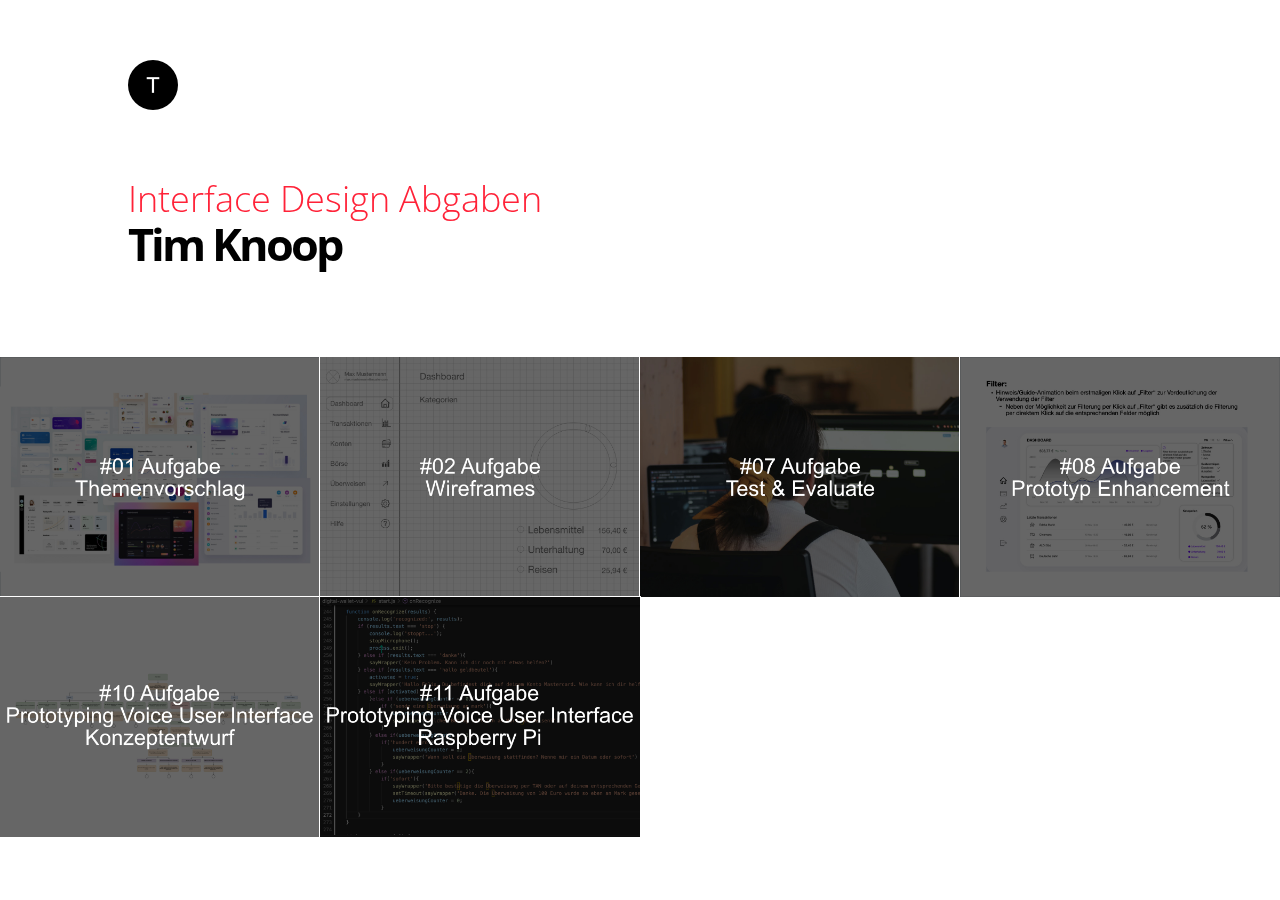
<file: index.html>
<!doctype html>
<html class="no-js" lang="">

<head>
  <meta charset="utf-8">
  <meta name="description" content="">
  <meta name="viewport" content="width=device-width, initial-scale=1">
  <title>Interface Design</title>
  <link rel="stylesheet" href="css/bootstrap.min.css">
  <link rel="stylesheet" href="css/flexslider.css">
  <link rel="stylesheet" href="css/jquery.fancybox.css">
  <link rel="stylesheet" href="//fonts.googleapis.com/css?family=Open+Sans:300,400,600,700&amp;lang=en" />
  <link rel="stylesheet" href="css/main.css">
  <link rel="stylesheet" href="css/responsive.css">
  <link rel="stylesheet" href="css/animate.min.css">
  <link rel="stylesheet" href="css/font-icon.css">
  <link rel="stylesheet" href="https://maxcdn.bootstrapcdn.com/font-awesome/4.4.0/css/font-awesome.min.css">
</head>

<body>
  <section class="banner" role="banner">
    <header id="header">
      <div class="header-content clearfix"> <a class="logo" href="index.html"><img src="images/logo.png" alt=""></a>
      </div>
    </header>
  </section>
  <section id="banner" class="banner no-padding">
    <div class="container-fluid">
      <div class="row no-gutter">
        <div class="flexslider">
          <ul class="slides">
            <li>
              <div class="col-md-12">
                <blockquote>
                  <h1>Interface Design Abgaben</h1>
                  <p>Tim Knoop</p>
                </blockquote>
              </div>
            </li>
            <li>
              <div class="col-md-12">
                <blockquote>
                  <h1>Interface Design Abgaben</h1>
                  <p>Tim Knoop</p>
                </blockquote>
              </div>
            </li>
          </ul>
        </div>
      </div>
    </div>
  </section>
  <section id="works" class="works section no-padding">
    <div class="container-fluid">
      <div class="row no-gutter">
        <div class="col-lg-3 col-md-6 col-sm-6 work"> <a href="Aufgabe01/01.html" class="work-box"> <img
              src="images/a-1_new.jpg" alt="">
            <div class="overlay">
              <div class="overlay-caption">
                <h5>Aufgabe 01</h5>
                <p><i class="fa fa-search-plus fa-2x"></i></p>
              </div>
            </div>
          </a> </div>
        <div class="col-lg-3 col-md-6 col-sm-6 work"> <a href="Aufgabe02/02.html" class="work-box"> <img
              src="images/a-2_new.jpg" alt="">
            <div class="overlay">
              <div class="overlay-caption">
                <h5>Aufgabe 02</h5>
                <p><i class="fa fa-search-plus fa-2x"></i></p>
              </div>
            </div>
          </a> </div>
        <div class="col-lg-3 col-md-6 col-sm-6 work"> <a href="Aufgabe07/07.html" class="work-box"> <img
              src="images/a-7_new.jpg" alt="">
            <div class="overlay">
              <div class="overlay-caption">
                <h5>Aufgabe 07</h5>
                <p><i class="fa fa-search-plus fa-2x"></i></p>
              </div>
            </div>
          </a> </div>
        <div class="col-lg-3 col-md-6 col-sm-6 work"> <a href="Aufgabe08/08.html" class="work-box"> <img
              src="images/a-8_new.jpg" alt="">
            <div class="overlay">
              <div class="overlay-caption">
                <h5>Aufgabe 08</h5>
                <p><i class="fa fa-search-plus fa-2x"></i></p>
              </div>
            </div>
          </a> </div>
        <div class="col-lg-3 col-md-6 col-sm-6 work"> <a href="Aufgabe10/10.html" class="work-box"> <img
              src="images/a-10_new.jpg" alt="">
            <div class="overlay">
              <div class="overlay-caption">
                <h5>Aufgabe 10</h5>
                <p><i class="fa fa-search-plus fa-2x"></i></p>
              </div>
            </div>
          </a> </div>
          <div class="col-lg-3 col-md-6 col-sm-6 work"> <a href="Aufgabe11/11.html" class="work-box"> <img
            src="images/a-11_new.jpg" alt="">
          <div class="overlay">
            <div class="overlay-caption">
              <h5>Aufgabe 11</h5>
              <p><i class="fa fa-search-plus fa-2x"></i></p>
            </div>
          </div>
        </a> </div>
      </div>
    </div>
  </section>
  <script src="https://ajax.googleapis.com/ajax/libs/jquery/1.11.3/jquery.min.js"></script>
  <script src="js/bootstrap.min.js"></script>
  <script src="js/jquery.flexslider-min.js"></script>
  <script src="js/jquery.fancybox.pack.js"></script>
  <script src="js/jquery.waypoints.min.js"></script>
  <script src="js/retina.min.js"></script>
  <script src="js/modernizr.js"></script>
  <script src="js/main.js"></script>
</body>

</html>
</file>
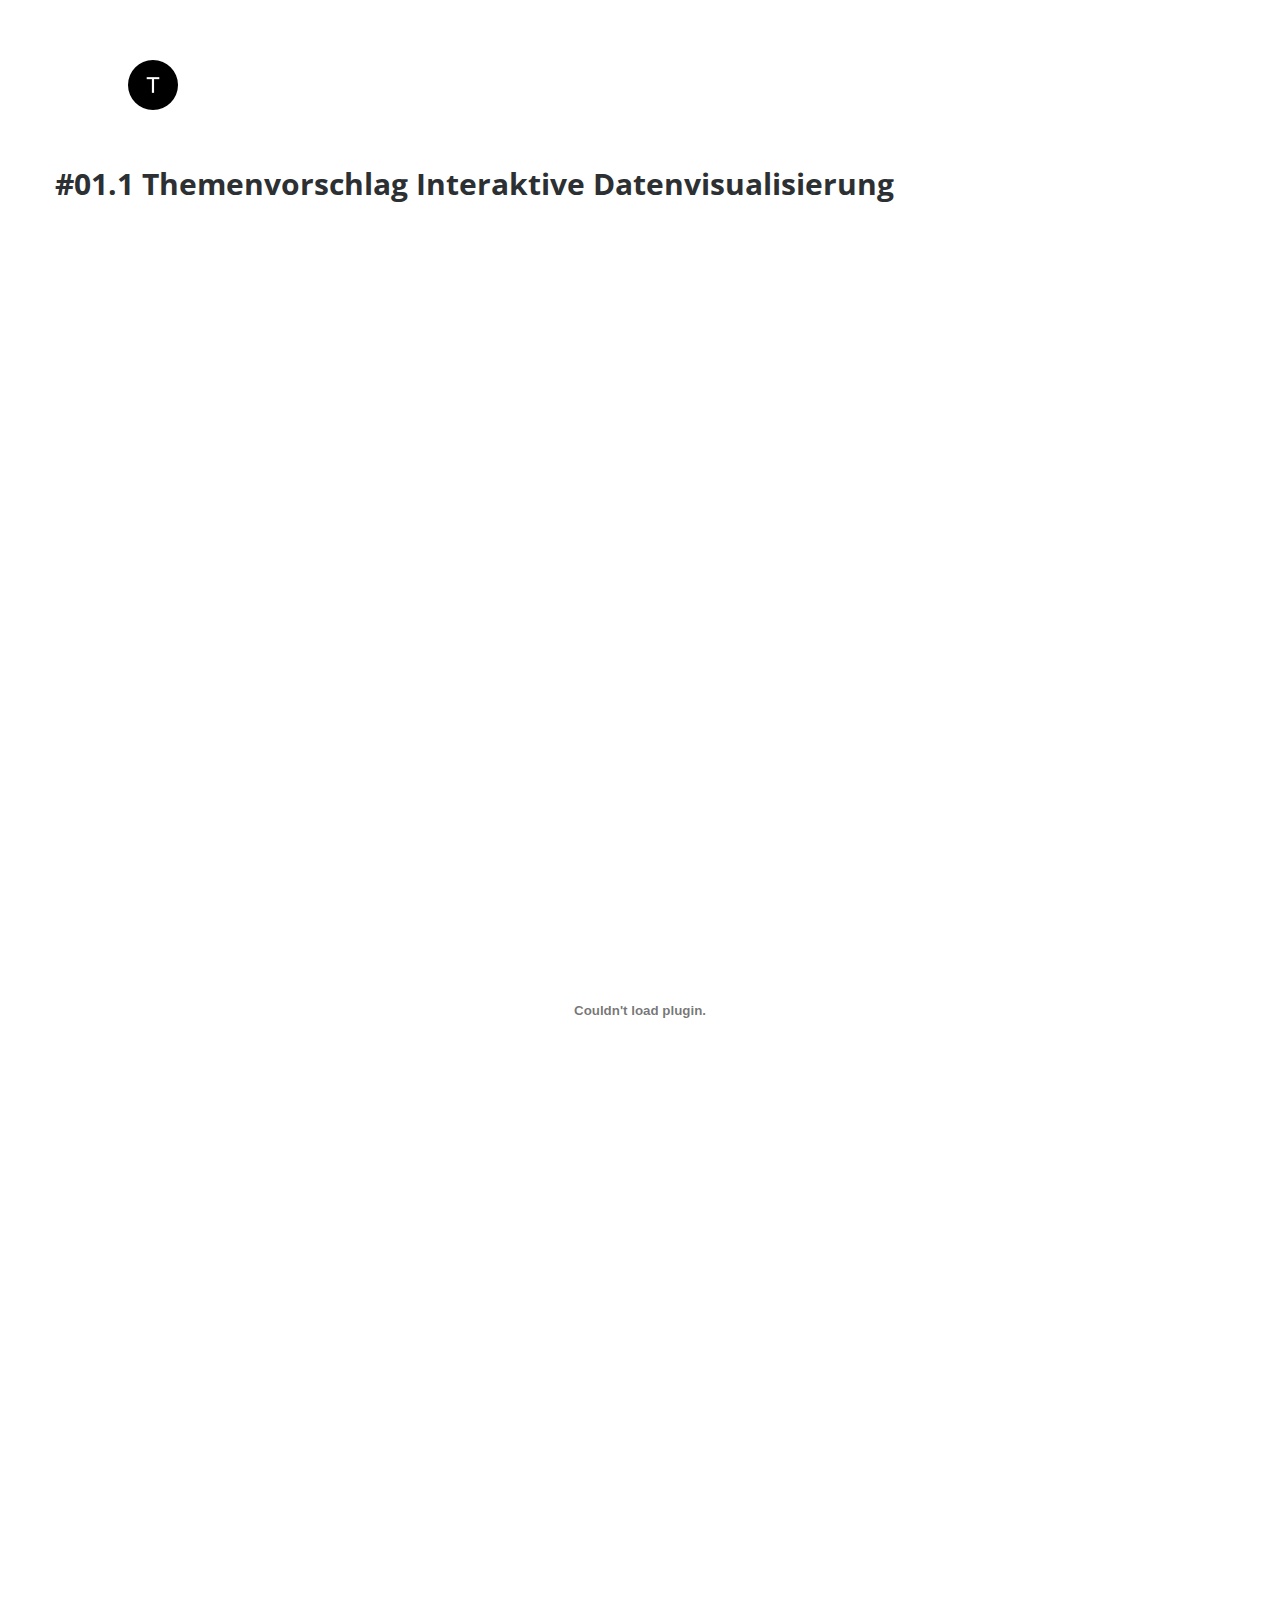
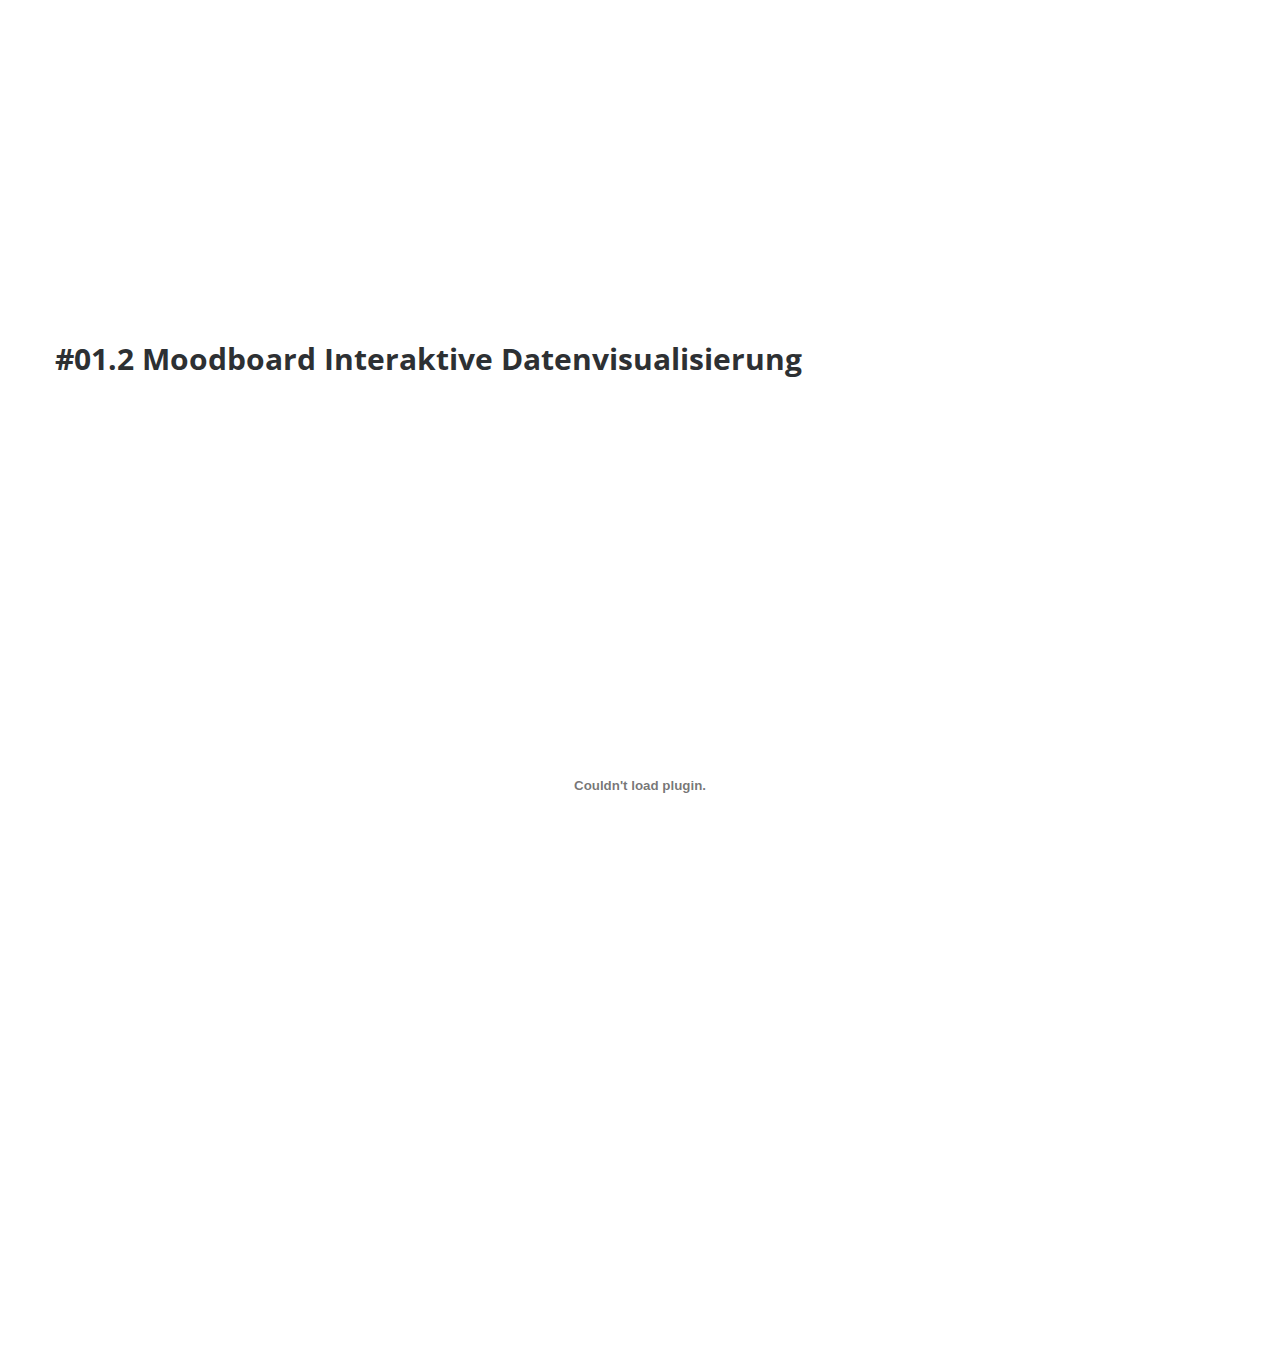
<file: Aufgabe01/01.html>
<!doctype html>
<html class="no-js" lang="">
<head>
<meta charset="utf-8">
<meta name="description" content="">
<meta name="viewport" content="width=device-width, initial-scale=1">
<title>Aufgabe 01</title>
<link rel="stylesheet" href="../css/bootstrap.min.css">
<link rel="stylesheet" href="../css/flexslider.css">
<link rel="stylesheet" href="../css/jquery.fancybox.css">
<link rel="stylesheet" href="../css/main.css">
<link rel="stylesheet" href="//fonts.googleapis.com/css?family=Open+Sans:300,400,600,700&amp;lang=en" />
<link rel="stylesheet" href="../css/responsive.css">
<link rel="stylesheet" href="../css/animate.min.css">
<link rel="stylesheet" href="../css/font-icon.css">
<link rel="stylesheet" href="https://maxcdn.bootstrapcdn.com/font-awesome/4.4.0/css/font-awesome.min.css">
</head>

<body>
  <section class="banner" role="banner">
    <header id="header">
      <div class="header-content clearfix"> <a class="logo" href="../index.html"><img src="../images/logo.png" alt=""></a></div>
    </header>
  </section>
<section id="teams" class="section teams">
  <div class="container">
    <div class="row">
      <div class="col-md col-sm">
        <div class="bio">
          <div class="content">
            <h4>#01.1 Themenvorschlag Interaktive Datenvisualisierung</h4>
            <embed class="pdf" src="Themenvorschlag.pdf" type="application/pdf" width="100%" height="1600px"/>
            <h4>#01.2 Moodboard Interaktive Datenvisualisierung</h4>
            <embed class="pdf" src="Moodboard.pdf" type="application/pdf" width="100%" height="800px"/>
        </div>
      </div>
    </div>
  </div>
</section>
<script src="https://ajax.googleapis.com/ajax/libs/jquery/1.11.3/jquery.min.js"></script> 
<script src="../js/bootstrap.min.js"></script> 
<script src="../js/jquery.flexslider-min.js"></script> 
<script src="../js/jquery.fancybox.pack.js"></script> 
<script src="../js/jquery.waypoints.min.js"></script> 
<script src="../js/retina.min.js"></script> 
<script src="../js/modernizr.js"></script> 
<script src="../js/main.js"></script>
</body>
</html>
</file>
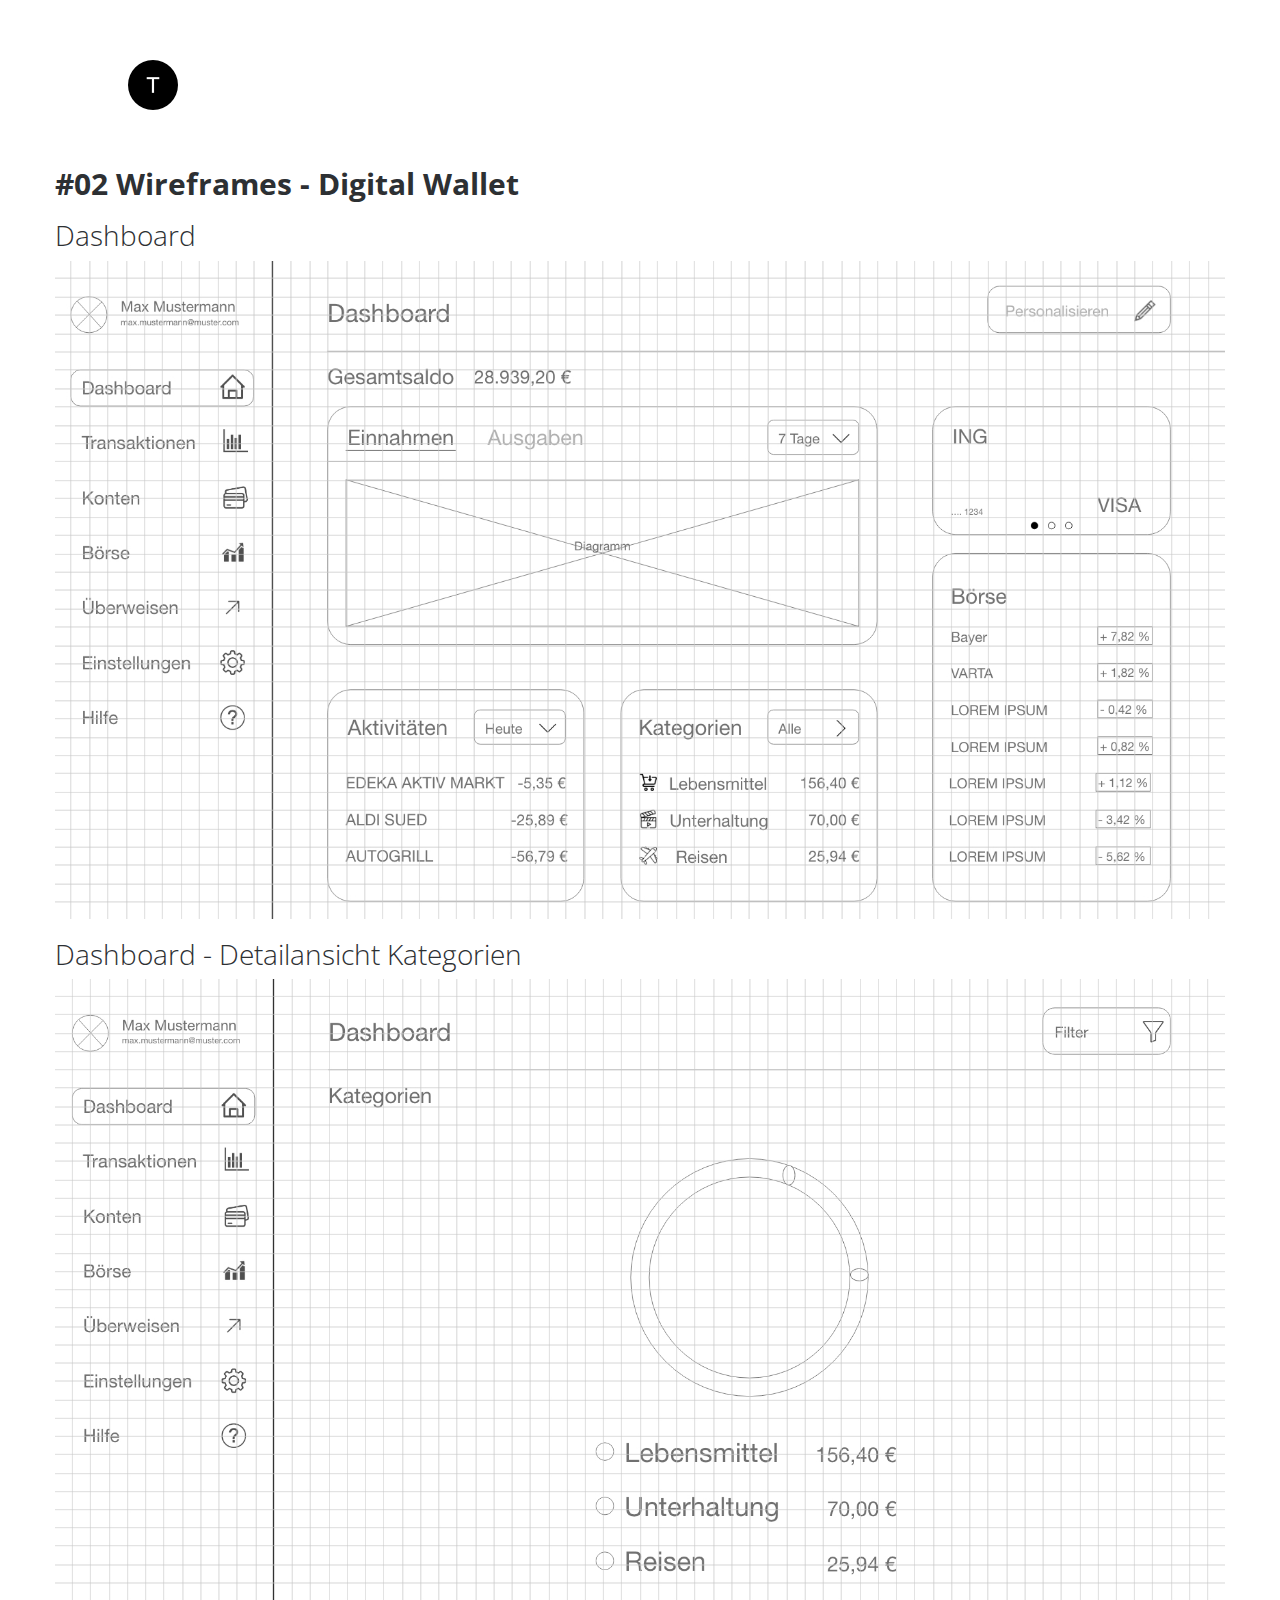
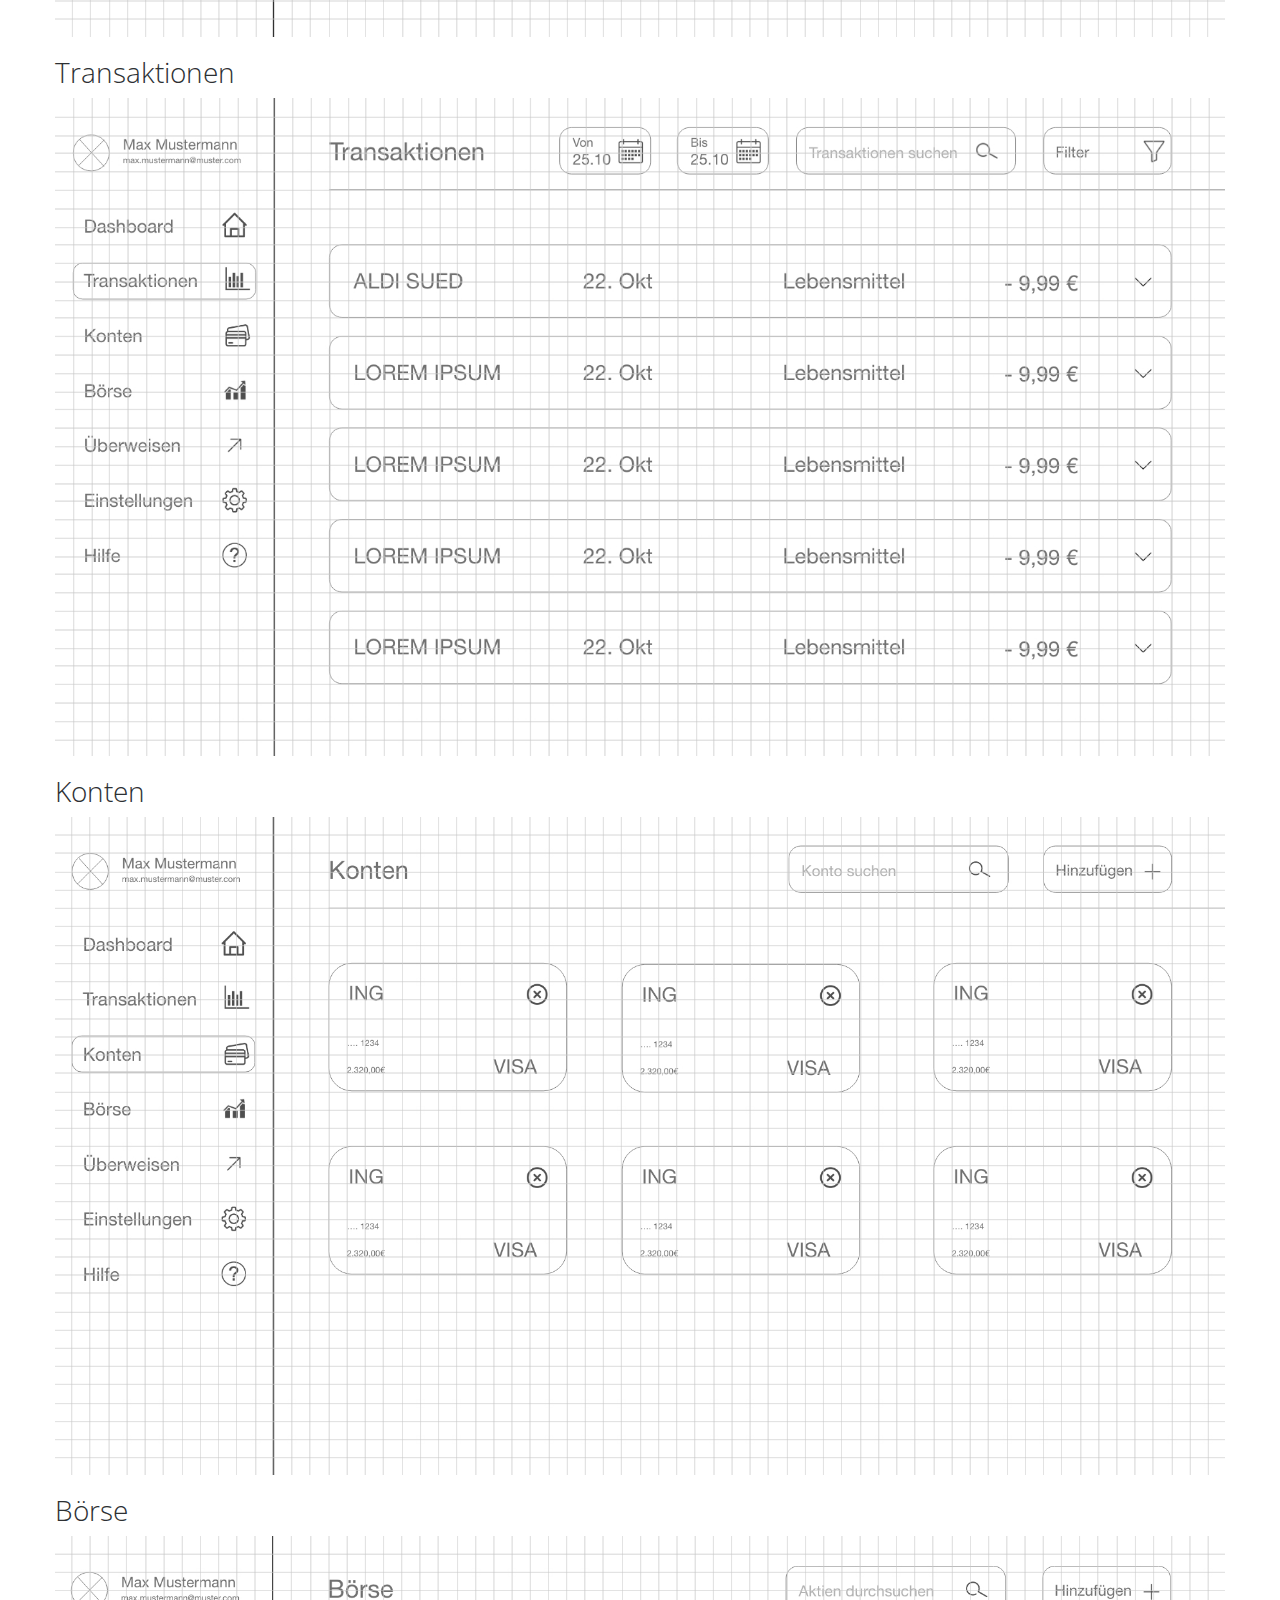
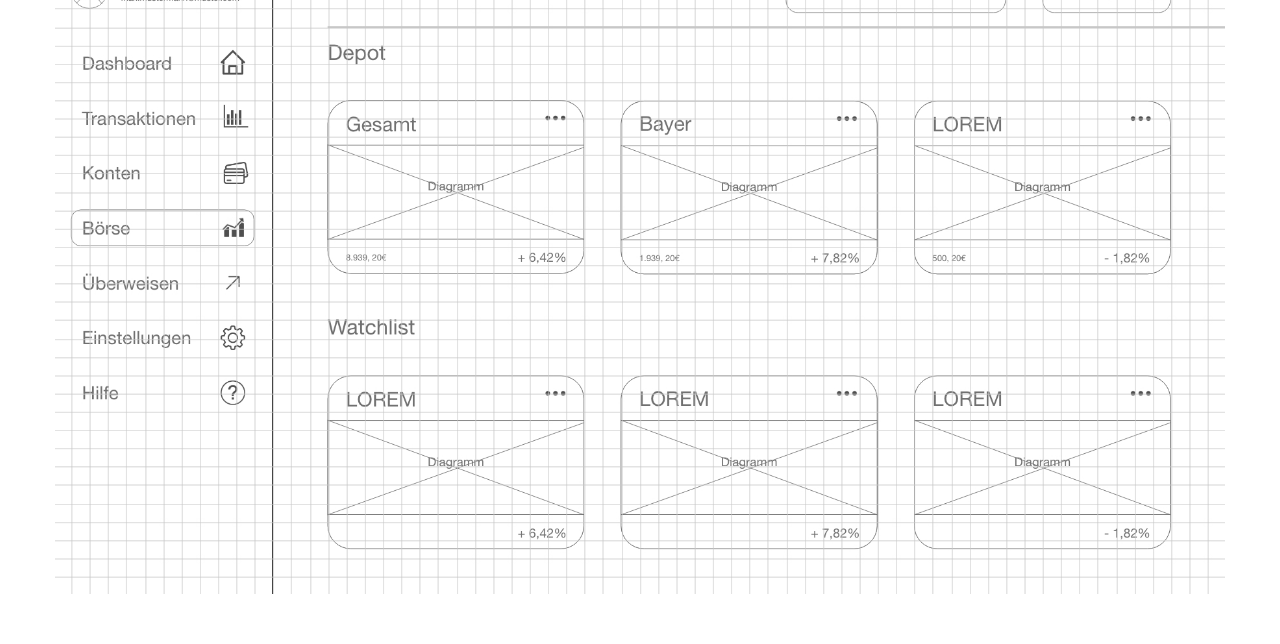
<file: Aufgabe02/02.html>
<!doctype html>
<html class="no-js" lang="">
<head>
<meta charset="utf-8">
<meta name="description" content="">
<meta name="viewport" content="width=device-width, initial-scale=1">
<title>Aufgabe 02</title>
<link rel="stylesheet" href="../css/bootstrap.min.css">
<link rel="stylesheet" href="../css/flexslider.css">
<link rel="stylesheet" href="../css/jquery.fancybox.css">
<link rel="stylesheet" href="../css/main.css">
<link rel="stylesheet" href="//fonts.googleapis.com/css?family=Open+Sans:300,400,600,700&amp;lang=en" />
<link rel="stylesheet" href="../css/responsive.css">
<link rel="stylesheet" href="../css/animate.min.css">
<link rel="stylesheet" href="../css/font-icon.css">
<link rel="stylesheet" href="https://maxcdn.bootstrapcdn.com/font-awesome/4.4.0/css/font-awesome.min.css">
</head>

<body>
  <section class="banner" role="banner">
    <header id="header">
      <div class="header-content clearfix"> <a class="logo" href="../index.html"><img src="../images/logo.png" alt=""></a></div>
    </header>
  </section>
<section id="teams" class="section teams">
  <div class="container">
    <div class="row">
      <div class="col-md col-sm">
        <div class="bio">
          <div class="content">
            <h4>#02 Wireframes - Digital Wallet</h4>
            <h3>Dashboard</h3>
            <img src="images/01_Dashboard.jpg" alt="" width="100%" height="auto">
            <h3>Dashboard - Detailansicht Kategorien</h3>
            <img src="images/01_Dashboard_Kategorien.jpg" alt="" width="100%" height="auto">
            <h3>Transaktionen</h3>
            <img src="images/02_Transaktionen.jpg" alt="" width="100%" height="auto">
            <h3>Konten</h3>
            <img src="images/03_Konten.jpg" alt="" width="100%" height="auto">
            <h3>Börse</h3>
            <img src="images/04_Boerse.jpg" alt="" width="100%" height="auto">
        </div>
      </div>
    </div>
  </div>
</section>
<script src="https://ajax.googleapis.com/ajax/libs/jquery/1.11.3/jquery.min.js"></script> 
<script src="../js/bootstrap.min.js"></script> 
<script src="../js/jquery.flexslider-min.js"></script> 
<script src="../js/jquery.fancybox.pack.js"></script> 
<script src="../js/jquery.waypoints.min.js"></script> 
<script src="../js/retina.min.js"></script> 
<script src="../js/modernizr.js"></script> 
<script src="../js/main.js"></script>
</body>
</html>
</file>
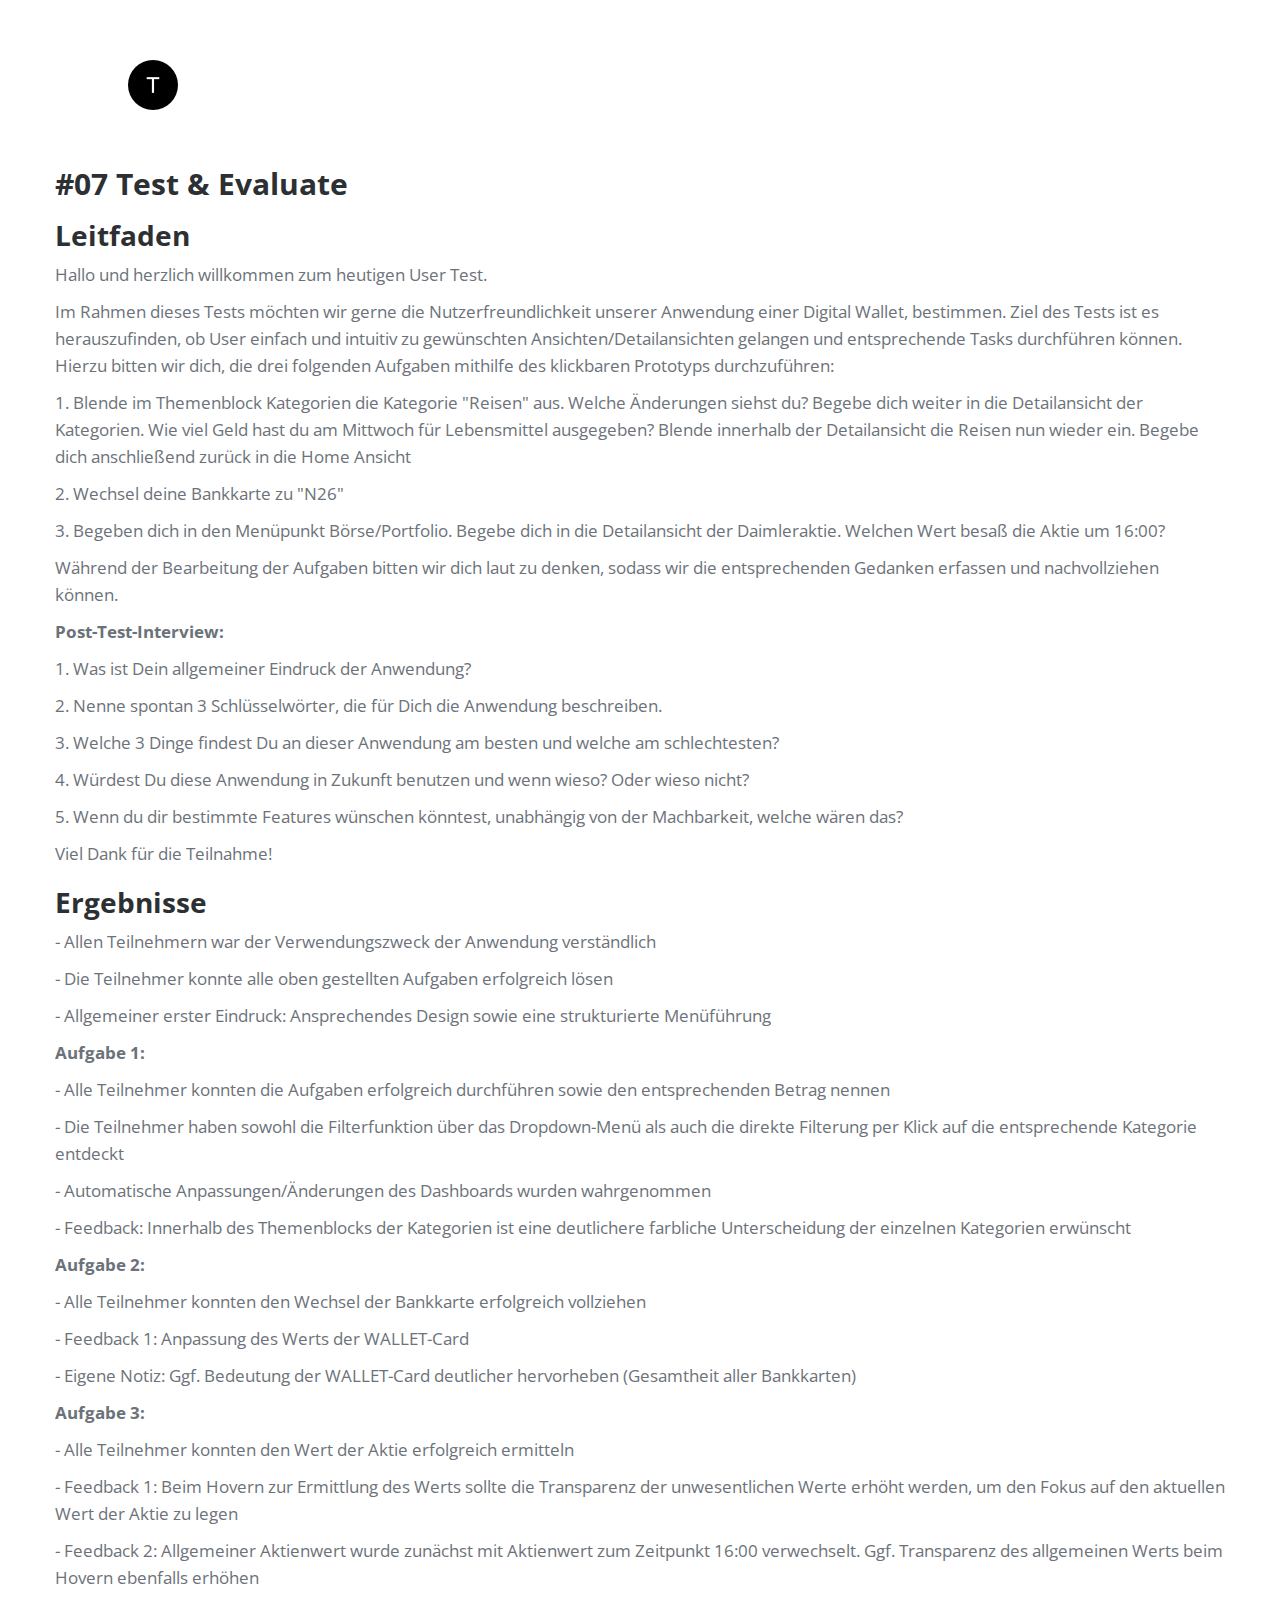
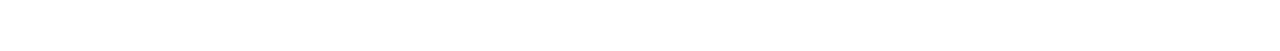
<file: Aufgabe07/07.html>
<!doctype html>
<html class="no-js" lang="">
<head>
<meta charset="utf-8">
<meta name="description" content="">
<meta name="viewport" content="width=device-width, initial-scale=1">
<title>Aufgabe 07</title>
<link rel="stylesheet" href="../css/bootstrap.min.css">
<link rel="stylesheet" href="../css/flexslider.css">
<link rel="stylesheet" href="../css/jquery.fancybox.css">
<link rel="stylesheet" href="../css/main.css">
<link rel="stylesheet" href="//fonts.googleapis.com/css?family=Open+Sans:300,400,600,700&amp;lang=en" />
<link rel="stylesheet" href="../css/responsive.css">
<link rel="stylesheet" href="../css/animate.min.css">
<link rel="stylesheet" href="../css/font-icon.css">
<link rel="stylesheet" href="https://maxcdn.bootstrapcdn.com/font-awesome/4.4.0/css/font-awesome.min.css">
</head>

<body>
  <section class="banner" role="banner">
    <header id="header">
      <div class="header-content clearfix"> <a class="logo" href="../index.html"><img src="../images/logo.png" alt=""></a></div>
    </header>
  </section>
<section id="teams" class="section teams">
  <div class="container">
    <div class="row">
      <div class="col-md col-sm">
        <div class="bio">
          <div class="content">
            <h4>#07 Test & Evaluate</h4>
            <h3><b>Leitfaden</b></h3>
            <p>Hallo und herzlich willkommen zum heutigen User Test.</p>
            <p>Im Rahmen dieses Tests möchten wir gerne die Nutzerfreundlichkeit unserer Anwendung einer Digital Wallet, bestimmen. Ziel des Tests ist es herauszufinden, ob User einfach und intuitiv zu gewünschten Ansichten/Detailansichten gelangen und entsprechende Tasks durchführen können.
                Hierzu bitten wir dich, die drei folgenden Aufgaben mithilfe des klickbaren Prototyps durchzuführen:</p>
                <p>1. Blende im Themenblock Kategorien die Kategorie "Reisen" aus. Welche Änderungen siehst du? Begebe dich weiter in die Detailansicht der Kategorien. Wie viel Geld hast du am Mittwoch für Lebensmittel ausgegeben? Blende innerhalb der Detailansicht die Reisen nun wieder ein. Begebe dich anschließend zurück in die Home Ansicht</p>
                <p>2. Wechsel deine Bankkarte zu "N26"</p>
                <p>3. Begeben dich in den Menüpunkt Börse/Portfolio. Begebe dich in die Detailansicht der Daimleraktie. Welchen Wert besaß die Aktie um 16:00?</p>
                <p>Während der Bearbeitung der Aufgaben bitten wir dich laut zu denken, sodass wir die entsprechenden Gedanken erfassen und nachvollziehen können.</p>
                <p><b>Post-Test-Interview:</b></p>
                <p>1. Was ist Dein allgemeiner Eindruck der Anwendung?</p>
                <p>2. Nenne spontan 3 Schlüsselwörter, die für Dich die Anwendung beschreiben.</p>
                <p>3. Welche 3 Dinge findest Du an dieser Anwendung am besten und welche am schlechtesten?</p>
                <p>4. Würdest Du diese Anwendung in Zukunft benutzen und wenn wieso? Oder wieso nicht?</p>
                <p>5. Wenn du dir bestimmte Features wünschen könntest, unabhängig von der Machbarkeit, welche wären das?</p>
                <p>Viel Dank für die Teilnahme!</p>
            <h3><b>Ergebnisse</b></h3>
            <p>- Allen Teilnehmern war der Verwendungszweck der Anwendung verständlich</p>
            <p>- Die Teilnehmer konnte alle oben gestellten Aufgaben erfolgreich lösen</p>
            <p>- Allgemeiner erster Eindruck: Ansprechendes Design sowie eine strukturierte Menüführung</p>
            <p><b>Aufgabe 1:</b></p>
            <p>- Alle Teilnehmer konnten die Aufgaben erfolgreich durchführen sowie den entsprechenden Betrag nennen</p>
            <p>- Die Teilnehmer haben sowohl die Filterfunktion über das Dropdown-Menü als auch die direkte Filterung per Klick auf die entsprechende Kategorie entdeckt</p>
            <p>- Automatische Anpassungen/Änderungen des Dashboards wurden wahrgenommen</p>
            <p>- Feedback: Innerhalb des Themenblocks der Kategorien ist eine deutlichere farbliche Unterscheidung der einzelnen Kategorien erwünscht</p>
            <p><b>Aufgabe 2:</b></p>
            <p>- Alle Teilnehmer konnten den Wechsel der Bankkarte erfolgreich vollziehen</p>
            <p>- Feedback 1: Anpassung des Werts der WALLET-Card</p>
            <p>- Eigene Notiz: Ggf. Bedeutung der WALLET-Card deutlicher hervorheben (Gesamtheit aller Bankkarten)</p>
            <p><b>Aufgabe 3:</b></p>
            <p>- Alle Teilnehmer konnten den Wert der Aktie erfolgreich ermitteln</p>
            <p>- Feedback 1: Beim Hovern zur Ermittlung des Werts sollte die Transparenz der unwesentlichen Werte erhöht werden, um den Fokus auf den aktuellen Wert der Aktie zu legen</p>
            <p>- Feedback 2: Allgemeiner Aktienwert wurde zunächst mit Aktienwert zum Zeitpunkt 16:00 verwechselt. Ggf. Transparenz des allgemeinen Werts beim Hovern ebenfalls erhöhen</p>
        </div>
      </div>
    </div>
  </div>
</section>
<script src="https://ajax.googleapis.com/ajax/libs/jquery/1.11.3/jquery.min.js"></script> 
<script src="../js/bootstrap.min.js"></script> 
<script src="../js/jquery.flexslider-min.js"></script> 
<script src="../js/jquery.fancybox.pack.js"></script> 
<script src="../js/jquery.waypoints.min.js"></script> 
<script src="../js/retina.min.js"></script> 
<script src="../js/modernizr.js"></script> 
<script src="../js/main.js"></script>
</body>
</html>
</file>
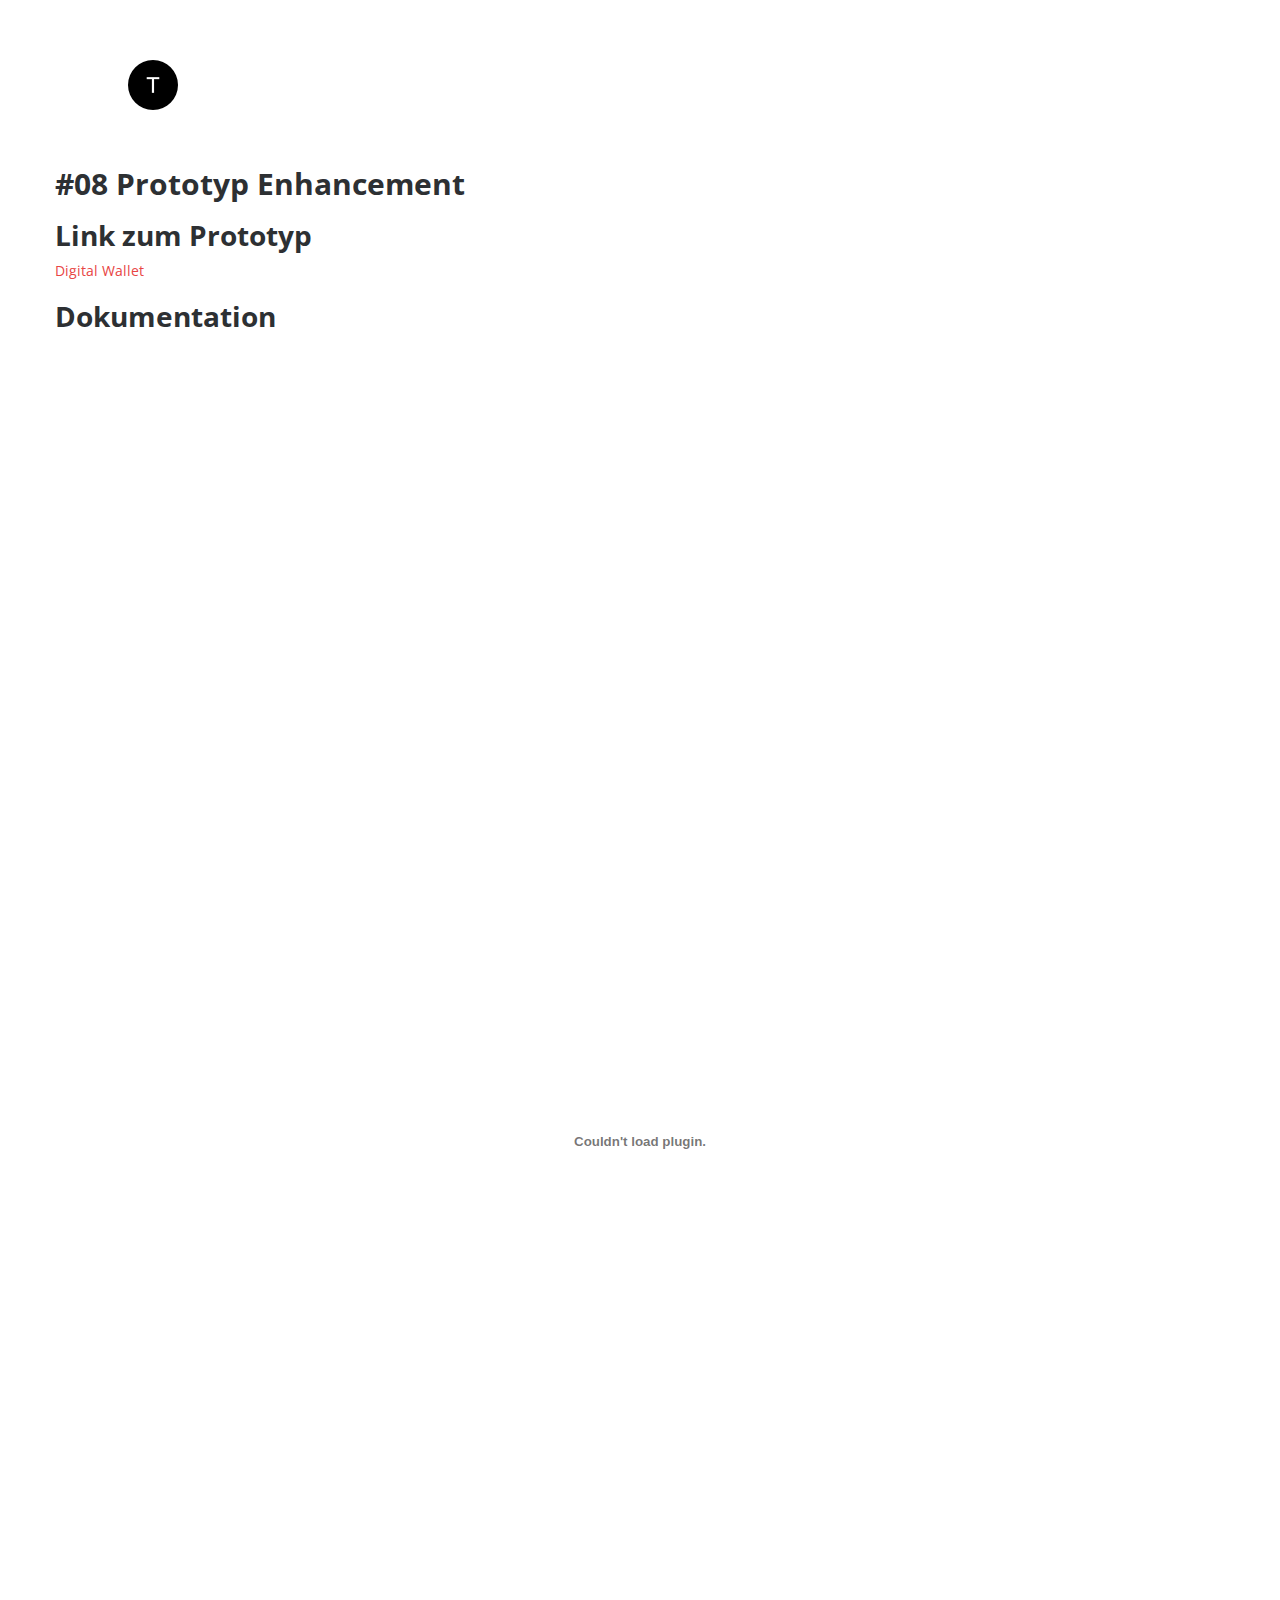
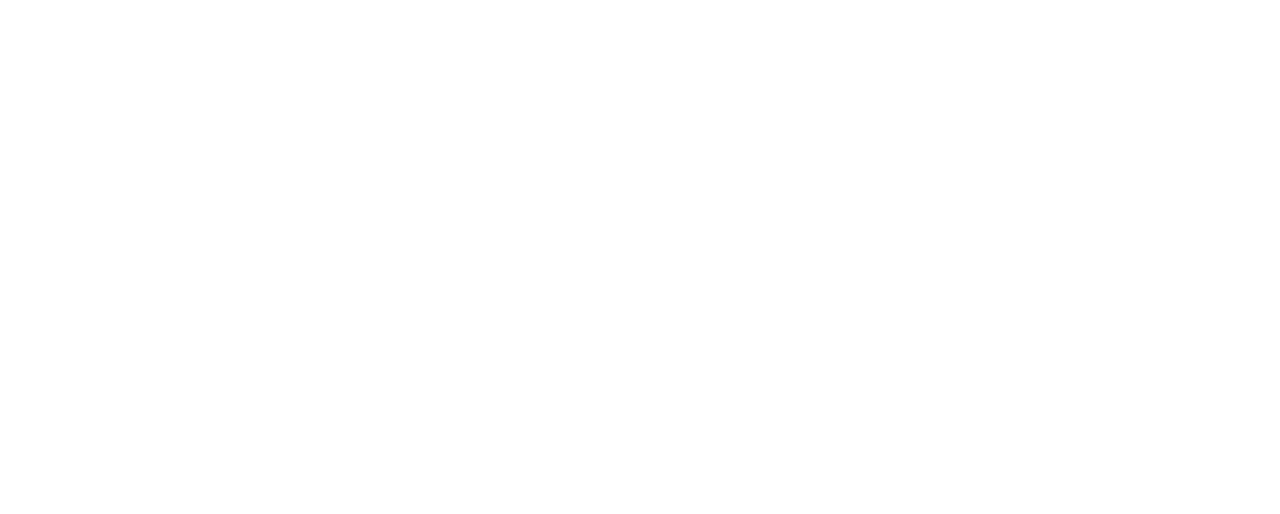
<file: Aufgabe08/08.html>
<!doctype html>
<html class="no-js" lang="">
<head>
<meta charset="utf-8">
<meta name="description" content="">
<meta name="viewport" content="width=device-width, initial-scale=1">
<title>Aufgabe 08</title>
<link rel="stylesheet" href="../css/bootstrap.min.css">
<link rel="stylesheet" href="../css/flexslider.css">
<link rel="stylesheet" href="../css/jquery.fancybox.css">
<link rel="stylesheet" href="../css/main.css">
<link rel="stylesheet" href="//fonts.googleapis.com/css?family=Open+Sans:300,400,600,700&amp;lang=en" />
<link rel="stylesheet" href="../css/responsive.css">
<link rel="stylesheet" href="../css/animate.min.css">
<link rel="stylesheet" href="../css/font-icon.css">
<link rel="stylesheet" href="https://maxcdn.bootstrapcdn.com/font-awesome/4.4.0/css/font-awesome.min.css">
</head>

<body>
  <section class="banner" role="banner">
    <header id="header">
      <div class="header-content clearfix"> <a class="logo" href="../index.html"><img src="../images/logo.png" alt=""></a></div>
    </header>
  </section>
<section id="teams" class="section teams">
  <div class="container">
    <div class="row">
      <div class="col-md col-sm">
        <div class="bio">
          <div class="content">
            <h4>#08 Prototyp Enhancement</h4>
            <h3><b>Link zum Prototyp</b></h3>
            <a href="https://xd.adobe.com/view/722c533e-5b12-49b1-9399-33e24dc76ce3-277f/?fullscreen">Digital Wallet</a>
            <h3><b>Dokumentation</b></h3>
            <embed class="pdf" src="Dokumentation.pdf" type="application/pdf" width="100%" height="1600px"/>
        </div>
      </div>
    </div>
  </div>
</section>
<script src="https://ajax.googleapis.com/ajax/libs/jquery/1.11.3/jquery.min.js"></script> 
<script src="../js/bootstrap.min.js"></script> 
<script src="../js/jquery.flexslider-min.js"></script> 
<script src="../js/jquery.fancybox.pack.js"></script> 
<script src="../js/jquery.waypoints.min.js"></script> 
<script src="../js/retina.min.js"></script> 
<script src="../js/modernizr.js"></script> 
<script src="../js/main.js"></script>
</body>
</html>
</file>
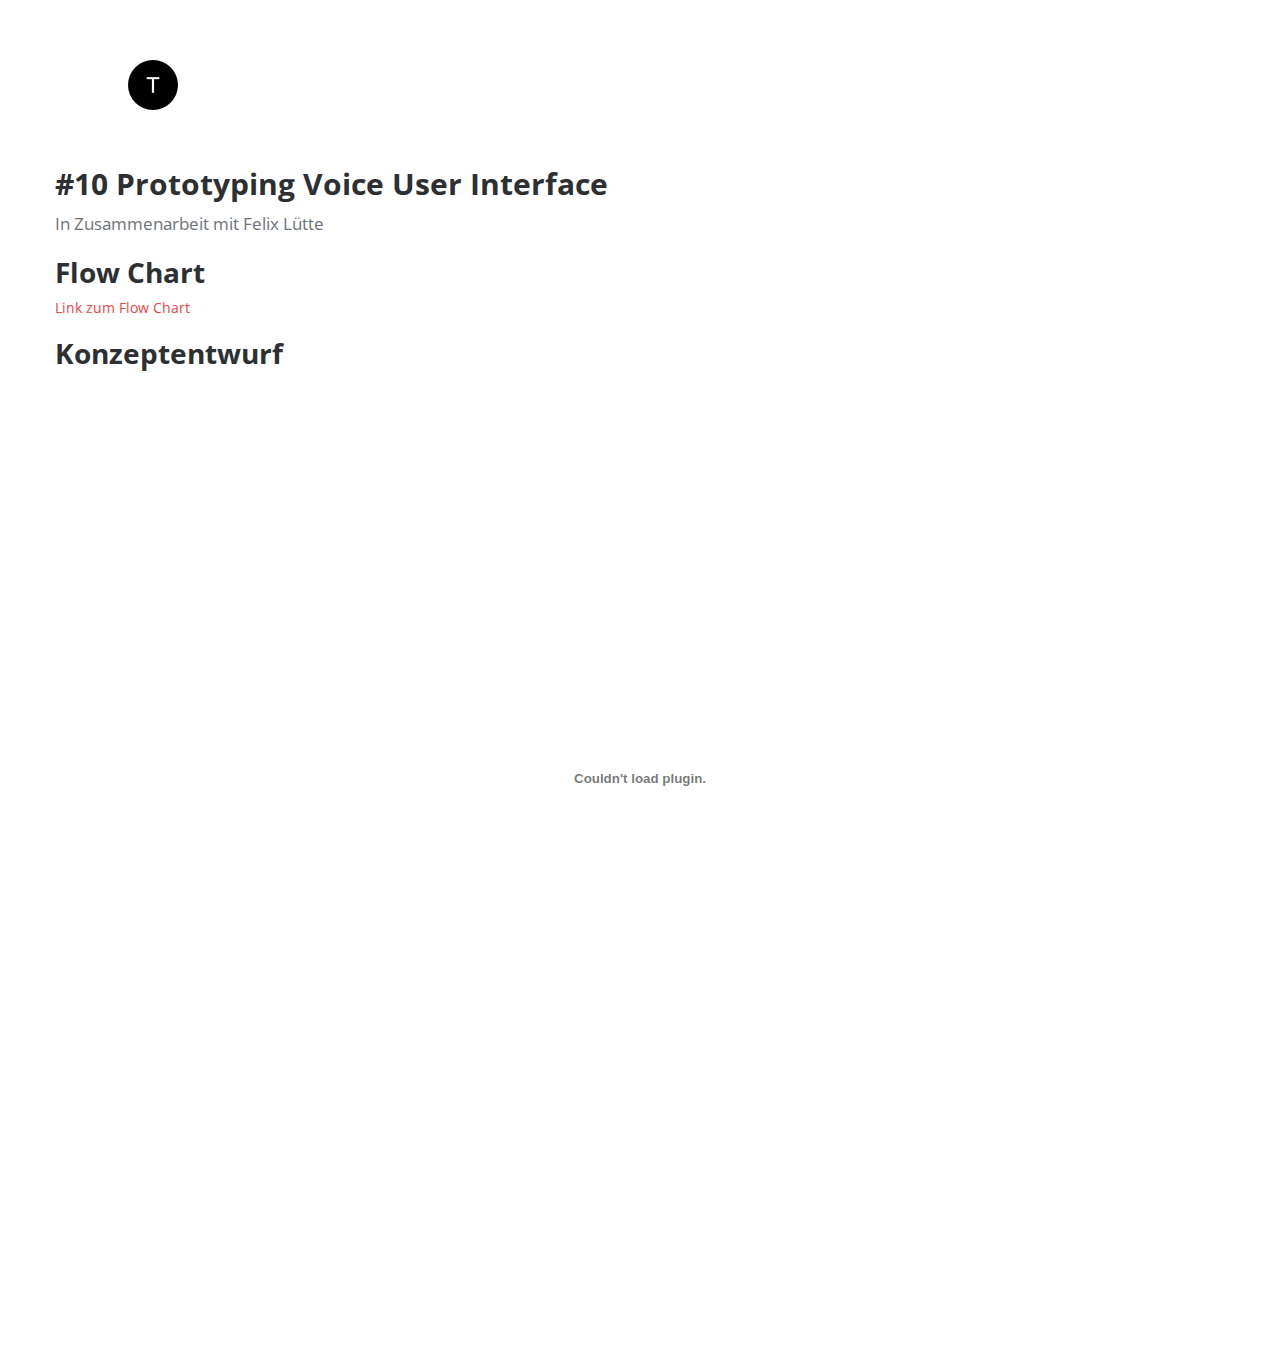
<file: Aufgabe10/10.html>
<!doctype html>
<html class="no-js" lang="">
<head>
<meta charset="utf-8">
<meta name="description" content="">
<meta name="viewport" content="width=device-width, initial-scale=1">
<title>Aufgabe 10</title>
<link rel="stylesheet" href="../css/bootstrap.min.css">
<link rel="stylesheet" href="../css/flexslider.css">
<link rel="stylesheet" href="../css/jquery.fancybox.css">
<link rel="stylesheet" href="../css/main.css">
<link rel="stylesheet" href="//fonts.googleapis.com/css?family=Open+Sans:300,400,600,700&amp;lang=en" />
<link rel="stylesheet" href="../css/responsive.css">
<link rel="stylesheet" href="../css/animate.min.css">
<link rel="stylesheet" href="../css/font-icon.css">
<link rel="stylesheet" href="https://maxcdn.bootstrapcdn.com/font-awesome/4.4.0/css/font-awesome.min.css">
</head>

<body>
  <section class="banner" role="banner">
    <header id="header">
      <div class="header-content clearfix"> <a class="logo" href="../index.html"><img src="../images/logo.png" alt=""></a></div>
    </header>
  </section>
<section id="teams" class="section teams">
  <div class="container">
    <div class="row">
      <div class="col-md col-sm">
        <div class="bio">
          <div class="content">
            <h4>#10 Prototyping Voice User Interface</h4>
            <p>In Zusammenarbeit mit Felix Lütte</p>
            <h3><b>Flow Chart</b></h3>
            <a href="https://viewer.diagrams.net/?tags=%7B%7D&highlight=0000ff&edit=_blank&layers=1&nav=1&title=Wallet.drawio#R7V1bd6M4Ev41Pmf2ITmIO4%2B5dU92unt7t2c2O%2F0m27LNBIMH5HbSv34lQBgQtuUEmyIhLzGYiyzpq%2FrqotLIuFk%2BfYzxavE5mpJgpGvTp5FxO9J13fZ09o%2Bfec7OOJaWnZjH%2FjQ7hbYnvvk%2FSX5SXLb2pySpXEijKKD%2BqnpyEoUhmdDKORzH0aZ62SwKqm9d4TmRTnyb4EA%2B%2B%2BBP6SI76%2BrO9vyvxJ8vxJuR7WXfLLG4OP8lyQJPo03plHE3Mm7iKKLZp%2BXTDQl454l%2Bebh%2Ffgg%2BPdof%2F%2Fnv5G%2F8x%2FVvv3%2F570X2sA%2FH3FL8hJiE9MWPDpzprR%2BE0d%2FfP9wni%2B9%2F%2F%2BuePF0gx8x%2FHH0WPUamrAPzwyimi2gehTi42569jqN1OCX8uRo72l7zKYpW7CRiJ%2F8ilD7nswGvacROLegyyL8lTz79H7%2F90sqP%2Fix9c%2FuUPzk9eBYHIY2fSzfxwz%2FL321vS4%2FEfYqdl3dyEq3jCdnTY%2FlkoDieE7rnOju%2FkPdmaSbmY%2FORREvCWskuiEmAqf%2BjOl1xPuvnxXXbkWUf8sE9aqCtYaBPMtBIN9oe6fTWqzjGz6ULVpEf0qT05K%2F8BLsgF9Wmlrc4F9S6W5MHtesvHH3vDexD1oTtpCt%2By2vmod2XeXia%2BdTyLJGGFRlOdViNfFiLZ2QzOr9tO96nnm9Sw84035y%2BzLe%2ByT3bAaXh8nb%2FwME6f9NItwP2C66n%2Fg%2F2cc4%2F%2FoqDIBpxwWfjJRvK6%2FSCL3hJijPpdeLWcSzuFGdY20rPa3jF7Zo9f0xmPptBCZ%2F%2FU3%2By4D94PeMHxA%2FJUmrBb1FIowu5HZfsys8%2Bf8qGdZiuPeIw5B2RPnHqs9ZpCxLMSDgyPuxqYW32b%2Bc2n46bhU%2FJtxVOp8SGmQDVeTxj7conOdJ5owKcJPm8S2gcPRakml9dMGT%2B9cwPgpsoiOL0tcZsRuzJpLit9M3U8cba8RP5B4kpedo78YQR41YFDxLcbLM1CJg4y84tSsZAXXK2x8YGMnacUBKW4yGhBIx0SyJJyJ8H9p9QKNicWsSdmk3YdPWxYdtnxKbZOTTRQBiOw6atiE2ndTvpVQNtS%2BD8RtgY8gYyFc019I0x8m7GJN4QP1mHc96IUNLcH%2FCPKOYaukofYAB75k5Is9Idu5ZpnVLpWjaflVVod47twdl1pNpFbUO22Tb0TKcyVSzkVR%2Bxw2ZtzUqUNfWDz2XAIkqZtp8S%2BSUTDOxfytUTisNpSrphIL1DFV740oXDwfM6xrnuvXWcT3GyKCYZP%2FiKKSVxmJ7RNXT0cB%2FU3rrbkSjwaqIgE1qnEwWGJApuJdxzA5%2FGnCBcmVzhX0m04Jp9j%2BdAWUF3pnhdVhSCvjtO4L51WXHcWJ7cP21p1SlgOmoAP%2Fykc7MGEw1T5zg66SkqG8NrezK%2BTkZ4%2B%2BnhhndQThD56at1MsdjIhuL34nP1MJ6KTl5YSiGDkkksm1oLNLQpVHvAu%2BtU72zS3hVCnf4SbZxXgmvy0Glezl404zqnCSu56kcmOai4c4PQ7xYNsiGgTE2CwbDhUYZhSm0VzAEgb9KyOFBwskqS3ub%2BU98YE%2FWkZ5u17DkSv0oGE25G81TaVWjKWILvhuR6dZlUsf9aBl9oaEt00nDVKWTFig6afXGDd3VgCFY%2FN8awvUnGmizda%2Fi6wb6vSYnqiOzdSPidRzClDhE6qbdQ5w1BeJcM4sxcWeN7NeeuGQ8Oyn7rQdXGtivazSwjZNZxZbU43t9IbsNnsEZomzzAHCGqNg8IJwhUFSgqq%2FTbD1nbYczxfG6daaI17XnTNnpZx18KWpO1u59KWY%2FnQCObdeymzp3A5i9sSrPI6EPC177TIJX118W8WwtTilTNqC6u2Ud3NkIn1u1mnIya9PKFFltUuIHNP2UZGtKNimXn0XBnP8%2BvmaFJ7coLn1BfLnKJ8IenSx9NraBembMi5fb6Pydf4RsIi1wQHma7unfafB3%2Fof4CV930%2FbbBpaCduV1dMdSnF6yFF0Kn3bNUWQrMnMebHDMeb2fiacZF0tZxn3qRoj3cf1dBgMMHHXpRajjqHsvAhJIhk9SW6YilqPISqHVjSiqnwwjtutCWDEMJJ4Mf8SAuOrUsQlqoC2ZlPwe4zDBj9SPwj0KsFcREEMIRKHEhEAqB0AadNjJAiD2AK8j4eWqClJgUX%2BZrH4hYWpBL%2F0tXQ0I%2FZmZ0CX0kfBdx7HArPi0O%2FF0vQ6sFahukfuylWD6CfCsGtkCRmXt3jjIOxswWCv0RbvVvJo75PBIpCQc4ccsXAnhOFmVj0vVgjRe1VLX7parWbYOMJyTOKk5IZSdgxqWI6G3mMpejQYvIuymDu7NmlK0Gghso1JE6GRa8b2muQmNdFgSwsoYtuUo%2BUcy3jLRW0KxH3CQc4Bf86IlBT%2Bt2ITseiqhtyoYJLz%2FEq34zTiP5qjB%2Fx9QkA6qtlHndFhe3C5LAnhxjFqlSduV%2B7GpG0%2FmAnDeq09UiMXD8hOWKW83ZUBItO8%2BjYAv8FiEwPN6UHU%2B2VAF6oAInZMZH%2FxttPilkec0wn4GltYcZu%2Fixd95Oc0NCSYLodOS9EN9UJap5rMnC5pX3eT3LcmirB63NTKHMPxh7eU4tRS3ZuZqNTBX7VSSF6HeUFcg3ldb1fuKEDDO25RxLhf09UtUd0uDf65rMuIIwXS0fH%2BJZyH9otS%2BZCraPmQNtUK2HVUz%2B2Rk2%2BlNoKhtkaPsb4QVObcb%2FY1ld9p6uZTZHQzoAbJzbdUivqcz0IYFu8dBVtTmPVzE1wQFWUd2aDyktgJX4cJAYT8%2Fe1JWh1%2B5hu%2FWmbbJc33BlPvsUNFaIi5%2BrFVwMkXr9gbtbaNWddW2A2urDkdetd2f9XsdKlrLhqZo3d6Y421DTzVnUEg9INBze7O7QVcD5sByXTtyludDtglQzmoy10fDZgUJxZSm2xBlzEWrZq9lRY1zD4gWTVM%2FShLN2PCCyV3rkuZI%2Bxd071FAWpPiPD%2Bc24amqr%2FAA0ZjZH9BDicY6OmQqdied%2Bm6WvGHKkjyVJF0Ot7Sm6rfLWNNyKbDvAVWoSfR7vJ2PamuGsCmm4iDDRrC3utKPwGcwwjTQSHM6016NBCfqfJAe7AGWrR7f2D1mhdwGPGySwnNIp%2FUn5N99sYqy8u4%2BrI1J2p7nv5F2NWBnxVx%2BkjyDVS4uTEENXfkYLiXImcvl%2BxI6zyL0OtN%2BhsUSaGrqgRY0RXR7pKkuC6LA1pAPEP9FtJQsEsQ42VOE3Y92zHwiYs4XhpVVoZQ57SsqAkBH7xtg1C5xK0Ga523Kzt9bnH4SHhG5u0uZbxZx2nuasJ3GyZZ3RT%2BswvoDj6%2BZojq3avX3uQNAVGvgl8fJuKw1jeKdpcLOKR6dOPHU%2FYv9CcLWqfg%2FMQv1oh78cNsss9xyBg1mAU3HapcE7l1RwgIlfteXSGealYR0mBlAnpyWtEn4mc2rdCs%2Beq6FLACqTFh%2F38Sn%2BG0Abc3%[base64]%2BeDXBKOkDKIagpJu2FqqjGFzJMN2QE6eaKoefORCksokmuL60Us%2F7zjnafbci2YboQbe62l6nF4BulSlbD7qVgUyXkjoAdKbKHnzgOtOoVfZwGxYcn7cf%2B1PQ%2FbgxOcw7xYQ5zDvF5oNQeKdQxMOY7bkSVvE11J9i%2BWXfjF1xzlxqmnnAQZMefSWxz7qNxN3PAlgLXJHdm%2FQGKB66I8YamIfu3RaFP2LMLGD4FC0vscqvbBBmUeBH0mj2dAOwCwfaDmDIULHj%2B%2BfZ1JU9mzqsdUpFy3dv1ZUV7n6ka%2Fa49PMD4WvHs%2F1lecXYAjcJGL9kh0vKLwpLD8zeBchScfP0EHXK65La387%2BlQPSQ3ZYNRCO2lytu4GHZhboDSvSskTIXMBu5etUlq8jHkOiedoUT4FU3XkKhlTuMFokSWXlvaROJ5WNpjTbNyCVVXc6QTowqazLnuasJO6IV4Bb%2B%2FNH4mf75M39MYcoyQrmCzK0LIMVCui6pEKooJd7uZBxVi4kG35vAnW2KuosWOWpipbvX21wl2xhV9pg6AueLGKebEEEEqcyEl%2B7dVB9Z8j8leyh6IVb8%2Bx%2Bov7CJ15eXqr%2FQhiSqUs6IEkm9b0l9dMRApWEEWiiqT0xkt%2F6NfJDWhoq06rZ06J4pHhGJhzz27ZjcPhJFqo9KROe0pPS0Sx%2B0WtEncz4mvZFLztb7kK68SePwTrMFkU1eF34a%2BUNer4zrhLj%2Bh49g4eGzYN6MXAAHhqzNw6B1omL8i5bJjTXqdI2W7dZteiSXaAtMJdKSbapxsYXeybSY4DM%2ByETDSSgLTOc%2B%2FAHSegyHeCr2m5eW3H00v222nrTQH7akn8QuI%2F5NpeXiYQiBekGbHmZaPkLnCFVIHN35gqv%2FGH7rwYzxNTAURHrTVbKL%2FCl4CCBll7Sw8V%2BIzjBIvWBbz%2BTML31Ko7xc%2BmCFbcvk9KT63YqkrYFzPXuTssWIfO1d5imVpuqWbvbtYDFS%2Fdz5u%2FHaJGK%2Fml0DYYv32d2cPa9Ab4raVkAwT9TRcuCW9VwYdb3UXPlnjzvsgazl6vsLpy6wO58fYilYoHB60ik1Tz53U9JS2X5NsCeNDRwc7KPEZHDlNRSrgxnAVuQZDXsqZc6MCs%2BTWXq9lJ3J5jdhLt0HtStBENU4OrQd9Cbam%2BtQ1rZ0ScYFBhIy44%2BZfxWUH8MmKtRj4ZIhlokAIYQ6NK2qQuBIqbdoS%2FfbjLye8B%2F6l6Xzomk3QTN%2FtMfW5n%2B2LCKmxctr9S4DIVHx5%2BnImqnUOrV4jFdE%2FvdCHrRIFkKqJ8HD87bDBLayikQDjDuYMspEA%2B4lKmZ%2BmS%2FkDX7P3B2%2Fq1n10Al6iN3x9kdGMXmKjEgfvAVU0riMD3Dne%2Ft406gSQF3OizcOU0MSwoT3Ke0fIHHnGvzy0OGxFE1MsJIOF9OdH3DyL025UR%2ByJYeAigHpJaykXFCqaUrSC1wNoau2falVelL25D7UiRDVVjV8cKEHcZRRMshXPbTF5%2BjKeFX%2FB8%3D">Link zum Flow Chart</a>
            <h3><b>Konzeptentwurf</b></h3>
            <embed class="pdf" src="Konzept_VUI.pdf" type="application/pdf" width="100%" height="800px"/>
        </div>
      </div>
    </div>
  </div>
</section>
<script src="https://ajax.googleapis.com/ajax/libs/jquery/1.11.3/jquery.min.js"></script> 
<script src="../js/bootstrap.min.js"></script> 
<script src="../js/jquery.flexslider-min.js"></script> 
<script src="../js/jquery.fancybox.pack.js"></script> 
<script src="../js/jquery.waypoints.min.js"></script> 
<script src="../js/retina.min.js"></script> 
<script src="../js/modernizr.js"></script> 
<script src="../js/main.js"></script>
</body>
</html>
</file>
<file: css/main.css>
p {
	font-size: 14px;
	line-height: 22.4px;
	color: #6c7279;
}
h1 {
	font-size: 65px;
	color: #2d3033;
}
h2 {
	font-size: 40px;
	color: #2d3033;
}
h3 {
	font-size: 28px;
	color: #2d3033;
	font-weight: 300;
}
h4 {
	font-size: 22px;
	color: #2d3033;
	font-weight: 400;

}
h5 {
	font-size: 14px;
	color: #2d3033;

	font-weight: 700;
}
.btn {
	background-color: #3bc492;
	color: #fff;
	font-size: 13px;
	font-weight: 600;
	letter-spacing: 5px;
	border: 0;
	-moz-border-radius: 2px;
	-webkit-border-radius: 2px;
	border-radius: 2px;
	display: inline-block;
	text-transform: uppercase;
}
.btn:hover, .btn:focus {
	background-color: #3d3d3d;
	color: #fff;
}
.btn-large {
	padding: 15px 40px;
}
/* ------------------------------------------------------------------------------
	Global Styles
-------------------------------------------------------------------------------*/
a {
	color: #e84545;
}
a:hover, a:focus {
	text-decoration: none;
	-moz-transition: background-color, color, 0.3s;
	-o-transition: background-color, color, 0.3s;
	-webkit-transition: background-color, color, 0.3s;
	transition: background-color, color, 0.3s;
}
body {
	font-family: "Open Sans";
	font-weight: 400;
	color: #fff;
}
ul, ol {
	margin: 0;
	padding: 0;
}
ul li {
	list-style: none;
}
.section {
	padding: 50px 0;
}
.no-padding {
	padding: 0;
}
.no-gutter [class*=col-] {
	padding-right: 0;
	padding-left: 0;
}

/* ------------------------------------------------------------------------------
	 Header
-------------------------------------------------------------------------------*/
#header {
	position: fixed;
	width: 100%;
	z-index: 999;
}
#header .header-content {
	margin: 0 auto;
	padding: 60px 10%;
	width: 100%;
	-moz-transition: padding 0.3s;
	-o-transition: padding 0.3s;
	-webkit-transition: padding 0.3s;
	transition: padding 0.3s;
}
#header .logo {
	float: left;
}
#header.fixed {
	background-color: rgba(255, 255, 255, 1);
}
#header.fixed .header-content {
	border-bottom: 0;
	padding: 25px 10%;
}
#header.fixed .nav-toggle {
	top: 18px;
}
.navigation.open {
	opacity: 0.9;
	visibility: visible;
	-moz-transition: opacity 0.5s;
	-o-transition: opacity 0.5s;
	-webkit-transition: opacity 0.5s;
	transition: opacity 0.5s;
}
.navigation {
	float: right;
}
.navigation li {
	display: inline-block;
}
.navigation a {
	color: rgba(0, 0, 0, 1);
	font-size: 19px;
	font-weight: 700;
	margin-left: 40px;
	letter-spacing: -1px;

}
.navigation a:hover, .navigation a.active {
	color: #000;
}
.nav-toggle {
	display: none;
	height: 44px;
	overflow: hidden;
	position: fixed;
	right: 5%;
	text-indent: 100%;
	top: 32px;
	white-space: nowrap;
	width: 44px;
	z-index: 99999;
	-moz-transition: all 0.3s;
	-o-transition: all 0.3s;
	-webkit-transition: all 0.3s;
	transition: all 0.3s;
}
.nav-toggle:before, .nav-toggle:after {
	border-radius: 50%;
	content: "";
	height: 100%;
	left: 0;
	position: absolute;
	top: 0;
	width: 100%;
	-moz-transform: translateZ(0);
	-ms-transform: translateZ(0);
	-webkit-transform: translateZ(0);
	transform: translateZ(0);
	-moz-backface-visibility: hidden;
	-webkit-backface-visibility: hidden;
	backface-visibility: hidden;
	-moz-transition-property: -moz-transform;
	-o-transition-property: -o-transform;
	-webkit-transition-property: -webkit-transform;
	transition-property: transform;
}
.nav-toggle:before {
	background-color: #e84545;
	-moz-transform: scale(1);
	-ms-transform: scale(1);
	-webkit-transform: scale(1);
	transform: scale(1);
	-moz-transition-duration: 0.3s;
	-o-transition-duration: 0.3s;
	-webkit-transition-duration: 0.3s;
	transition-duration: 0.3s;
}
.nav-toggle:after {
	background-color: #e84545;
	-moz-transform: scale(0);
	-ms-transform: scale(0);
	-webkit-transform: scale(0);
	transform: scale(0);
	-moz-transition-duration: 0s;
	-o-transition-duration: 0s;
	-webkit-transition-duration: 0s;
	transition-duration: 0s;
}
.nav-toggle span {
	background-color: #fff;
	bottom: auto;
	display: inline-block;
	height: 3px;
	left: 50%;
	position: absolute;
	right: auto;
	top: 50%;
	width: 18px;
	z-index: 10;
	-moz-transform: translateX(-50%) translateY(-50%);
	-ms-transform: translateX(-50%) translateY(-50%);
	-webkit-transform: translateX(-50%) translateY(-50%);
	transform: translateX(-50%) translateY(-50%);
}
.nav-toggle span:before, .nav-toggle span:after {
	background-color: #fff;
	content: "";
	height: 100%;
	position: absolute;
	right: 0;
	top: 0;
	width: 100%;
	-moz-transform: translateZ(0);
	-ms-transform: translateZ(0);
	-webkit-transform: translateZ(0);
	transform: translateZ(0);
	-moz-backface-visibility: hidden;
	-webkit-backface-visibility: hidden;
	backface-visibility: hidden;
	-moz-transition: -moz-transform 0.3s;
	-o-transition: -o-transform 0.3s;
	-webkit-transition: -webkit-transform 0.3s;
	transition: transform 0.3s;
}
.nav-toggle span:before {
	-moz-transform: translateY(-6px) rotate(0deg);
	-ms-transform: translateY(-6px) rotate(0deg);
	-webkit-transform: translateY(-6px) rotate(0deg);
	transform: translateY(-6px) rotate(0deg);
}
.nav-toggle span:after {
	-moz-transform: translateY(6px) rotate(0deg);
	-ms-transform: translateY(6px) rotate(0deg);
	-webkit-transform: translateY(6px) rotate(0deg);
	transform: translateY(6px) rotate(0deg);
}
.nav-toggle.close-nav:before {
	-moz-transform: scale(0);
	-ms-transform: scale(0);
	-webkit-transform: scale(0);
	transform: scale(0);
}
.nav-toggle.close-nav:after {
	-moz-transform: scale(1);
	-ms-transform: scale(1);
	-webkit-transform: scale(1);
	transform: scale(1);
}
.nav-toggle.close-nav span {
	background-color: rgba(255, 255, 255, 0);
}
.nav-toggle.close-nav span:before, .nav-toggle.close-nav span:after {
	background-color: #fff;
}
.nav-toggle.close-nav span:before {
	-moz-transform: translateY(0) rotate(45deg);
	-ms-transform: translateY(0) rotate(45deg);
	-webkit-transform: translateY(0) rotate(45deg);
	transform: translateY(0) rotate(45deg);
}
.nav-toggle.close-nav span:after {
	-moz-transform: translateY(0) rotate(-45deg);
	-ms-transform: translateY(0) rotate(-45deg);
	-webkit-transform: translateY(0) rotate(-45deg);
	transform: translateY(0) rotate(-45deg);
}

/* ------------------------------------------------------------------------------
	 Banner Slider
-------------------------------------------------------------------------------*/
.banner {
	background-color: #fff;
	position: relative;
	text-align: left;
	
}
.banner blockquote {
	border: 0;
	margin: 0;
	padding: 12% 10% 8% 10%;

}
.banner h1 {

	color: #ff2238;
	font: 36px "Open Sans";
	font-weight: 300;
}
.banner p {

	color: #000;
	display: block;
	font-size: 45px;
	font-style: normal;
	letter-spacing: -3px;
	font-weight: 700;

}

/* ------------------------------------------------------------------------------
	Works
-------------------------------------------------------------------------------*/
.work {
  -moz-box-shadow: 0 0 0 1px #fff;
  -webkit-box-shadow: 0 0 0 1px #fff;
  box-shadow: 0 0 0 1px #fff;

  overflow: hidden;
  position: relative;
  }
  .work img
  {
	width:100%;
	height:100%;  
  }
  .work .overlay {
    background: rgba(232, 83, 79, 0.9);
    height: 100%;
    left: 0;
    opacity: 0;
    position: absolute;
    top: 0;
    width: 100%;
    -moz-transition: opacity, 0.3s;
    -o-transition: opacity, 0.3s;
    -webkit-transition: opacity, 0.3s;
    transition: opacity, 0.3s; }
  .work .overlay-caption {
    position: absolute;
    text-align: center;
    top: 50%;
    width: 100%;
    -moz-transform: translateY(-50%);
    -ms-transform: translateY(-50%);
    -webkit-transform: translateY(-50%);
    transform: translateY(-50%); }
  .work h5, .work p, .work img {
    -moz-transition: all, 0.5s;
    -o-transition: all, 0.5s;
    -webkit-transition: all, 0.5s;
    transition: all, 0.5s; }
  .work h5, .work p {
    color: #fff;
    margin: 0;
    opacity: 0; }
  .work h5 {
    margin-bottom: 5px;
    -moz-transform: translate3d(0, -200%, 0);
    -ms-transform: translate3d(0, -200%, 0);
    -webkit-transform: translate3d(0, -200%, 0);
    transform: translate3d(0, -200%, 0); }
  .work p {
    -moz-transform: translate3d(0, 200%, 0);
    -ms-transform: translate3d(0, 200%, 0);
    -webkit-transform: translate3d(0, 200%, 0);
    transform: translate3d(0, 200%, 0); }

.work-box:hover img {
  -moz-transform: scale(1.2);
  -ms-transform: scale(1.2);
  -webkit-transform: scale(1.2);
  transform: scale(1.2); }
.work-box:hover .overlay {
  opacity: 1; }
  .work-box:hover .overlay h5, .work-box:hover .overlay p {
    opacity: 1;
    -moz-transform: translate3d(0, 0, 0);
    -ms-transform: translate3d(0, 0, 0);
    -webkit-transform: translate3d(0, 0, 0);
    transform: translate3d(0, 0, 0); }
.flex-control-paging li a 
{
	background: rgba(255, 255, 255, 0) none repeat scroll 0 0;
}

.flex-control-paging li a.flex-active {
	background: rgba(255, 255, 255, 0) none repeat scroll 0 0;
}

/* ------------------------------------------------------------------------------
	Work animation
-------------------------------------------------------------------------------*/
.work:nth-child(1) {
  -moz-animation-delay: 0.1s;
  -webkit-animation-delay: 0.1s;
  animation-delay: 0.1s; }
.work:nth-child(2) {
  -moz-animation-delay: 0.2s;
  -webkit-animation-delay: 0.2s;
  animation-delay: 0.2s; }
.work:nth-child(3) {
  -moz-animation-delay: 0.3s;
  -webkit-animation-delay: 0.3s;
  animation-delay: 0.3s; }
.work:nth-child(4) {
  -moz-animation-delay: 0.4s;
  -webkit-animation-delay: 0.4s;
  animation-delay: 0.4s; }
.work:nth-child(5) {
  -moz-animation-delay: 0.8s;
  -webkit-animation-delay: 0.8s;
  animation-delay: 0.8s; }
.work:nth-child(6) {
  -moz-animation-delay: 0.7s;
  -webkit-animation-delay: 0.7s;
  animation-delay: 0.7s; }
.work:nth-child(7) {
  -moz-animation-delay: 0.6s;
  -webkit-animation-delay: 0.6s;
  animation-delay: 0.6s; }
.work:nth-child(8) {
  -moz-animation-delay: 0.5s;
  -webkit-animation-delay: 0.5s;
  animation-delay: 0.5s; }

.animated {
  visibility: visible; }


/* ------------------------------------------------------------------------------
	Footer
-------------------------------------------------------------------------------*/
.footer {
	text-align: center;
}
.footer p {
	font-family: "Open Sans";
	font-size: 12px;
	color: #000;
	text-transform: uppercase;
}
.footer a {
	color: #7f7f7f;
}
.footer a:hover {
	color: #e84545;
}
.footer .footer-share {
	margin-top: 0;
}
.footer .footer-share li {
	background: #000 none repeat scroll 0 0;
	border-radius: 50%;
	color: #ffffff;
	width: 26px;
	height: 26px;
	border-radius: 50%;
	padding: 4px 0;
	margin: 0 5px;
	display: inline-block;
	float: none;
}
.footer .footer-share a {
	color: #fff;
}
.footer .fa-heart {
	color: #e84545;
	font-size: 11px;
	margin: 0 2px;
}


/* ==========================================================================
	$Bio
========================================================================== */
.content{
	margin-top: 10%;
}

.pdf{
	margin-bottom: 10%;
}

  .bio h4 {
	font-size:30px;
    font-weight: 700; }
  .bio h5 {
    color: #e84545;
    font-size: 24px;
    font-weight: 700;
    margin-bottom: 20px; }

.bio p
{
font-size:17px;
font-weight:400;	
line-height:27px;
}

/* ------------------------------------------------------------------------------
	Contact form
-------------------------------------------------------------------------------*/

.conForm input {
	background:#fafafa;
	color:#797979;
	padding:15px 30px;
	border:none;
	margin-right:3%;
	margin-bottom:30px;
	outline:none;
	font-style:normal;
	border:#f4f3f3 1px solid;
	font-size:15px;
}
.conForm input.noMarr {
	margin-right:0px;
}
.conForm textarea {
	background:#fafafa;
	color:#797979;
	padding:15px 30px;
	margin-bottom:18px;
	outline:none;
	height:300px;
	font-style:normal;
	resize:none;
	font-size:15px;
	border:#f4f3f3 1px solid;
}


.conForm .submitBnt {
	background:#3bc492;
	color: #fff;
		padding: 15px 40px;
	font-size: 13px;
	font-weight: 600;
	letter-spacing: 5px;
	border: 0;
	-moz-border-radius: 2px;
	-webkit-border-radius: 2px;
	border-radius: 2px;
	display: inline-block;
	text-transform: uppercase;
}
.conForm .submitBnt:hover {
	background:#3d3d3d;
	color:#fff;
}
.error_message {
    color: #ff675f;
    font-weight: 500;
    padding-bottom: 15px;
}
#success_page h3 {
    color: #5ed07b;
    font-size: 17px;
    font-weight: 700;
}
</file>
<file: css/responsive.css>
@media screen and (max-width: 1024px) {
 #header .header-content {
 width: 90%;
}
#header .header-content {
 padding: 30px 0;
}
 #header.fixed .header-content {
 padding: 17px 0;
}
 .nav-toggle {
 display: block;
}
 .navigation {
 position: fixed;
 background-color: #fff;
 width: 100%;
 height: 100%;
 top: 0;
 left: 0;
 z-index: 99999;
 visibility: hidden;
 opacity: 0;
 -webkit-transition: opacity 0.5s, visibility 0s 0.5s;
 transition: opacity 0.5s, visibility 0s 0.5s;
}
 .navigation .primary-nav {
 position: relative;
 top: 45%;
 -moz-transform: translateY(-45%);
 -ms-transform: translateY(-45%);
 -webkit-transform: translateY(-45%);
 transform: translateY(-45%);
}
 .navigation li {
 display: block;
 margin-bottom: 20px;
}
 .navigation a {
 display: block;
 font-size: 25px;
 margin: 0;
 text-align: center;
}
 .person {
 margin: 0 auto 50px;
}
 .person-content {
 text-align: center;
}
 .person .social-icons li {
 display: inline-block;
 float: none;
 margin-bottom: 5px;
}
 .banner blockquote {
 padding: 15% 5%;
}
 .banner p {
 font-size: 26px;
}
 .flex-control-nav {
 bottom: 20px;
}
}
@media screen and (max-width: 768px) {
 #header .header-content {
 padding: 30px 0%;
}
 #header.fixed .header-content {
 padding: 17px 0;
}
 .banner blockquote {
 padding-top: 15%;
}
 .banner h1 {
 font-size: 24px;
 letter-spacing: -1px;
}
 .banner p {
 font-size: 24px;
 letter-spacing: -1px;
}
 .flexslider {
 padding-bottom: 80px;
}
 .flex-control-nav {
 width: 100%;
}
 .footer .footer-col {
 margin-bottom: 50px;
}
}
@media screen and (max-width: 640px) {
 #header .header-content {
 padding: 30px 0;
}
 #header.fixed .header-content {
 padding: 17px 0;
}
 .banner blockquote {
 padding: 15% 5% 5% 5%;
}
 .bio h4 {
 font-size:24px;
 font-weight: 700;
}
 .contact {
 margin-top:50px;
}
}
@media screen and (max-width: 480px) {
 #header .header-content {
 padding: 30px 0;
}
 #header.fixed .header-content {
 padding: 17px 0;
}
 .banner blockquote {
 padding-top: 25%;
}
 .banner h1 {
 font-size: 24px;
 letter-spacing: -1px;
}
 .banner p {
 font-size: 24px;
 letter-spacing: -1px;
}
 .bio h4 {
 font-size:18px;
 font-weight: 700;
}
 .contact {
 margin-top:50px;
}
}
@media screen and (max-width: 320px) {
 #header .header-content {
 padding: 30px 2%;
}
 #header.fixed .header-content {
 padding: 17px 0;
}
 .banner blockquote {
 padding-top: 35%;
}
 .banner h1 {
 font-size: 24px;
 letter-spacing: -1px;
}
 .banner p {
 font-size: 24px;
 letter-spacing: -1px;
}
}
</file>
<file: css/font-icon.css>
@font-face {
  font-family: "elegant-theme-line";
  src: url('../fonts/elegant-theme-line.ttf?1439850014') format('truetype'), url('../fonts/elegant-theme-line.eot?1439850014') format('embedded-opentype'), url('../fonts/elegant-theme-line.svg?1439850014') format('svg'), url('../fonts/elegant-theme-line.woff?1439850014') format('woff'); }
.icon {
  font-family: 'elegant-theme-line';
  speak: none;
  font-style: normal;
  font-weight: normal;
  font-variant: normal;
  text-transform: none;
  line-height: 1;
  /* Better Font Rendering =========== */
  -webkit-font-smoothing: antialiased;
  -moz-osx-font-smoothing: grayscale; }

.icon-mobile:before {
  content: "\e000"; }

.icon-laptop:before {
  content: "\e001"; }

.icon-desktop:before {
  content: "\e002"; }

.icon-tablet:before {
  content: "\e003"; }

.icon-phone:before {
  content: "\e004"; }

.icon-document:before {
  content: "\e005"; }

.icon-documents:before {
  content: "\e006"; }

.icon-search:before {
  content: "\e007"; }

.icon-clipboard:before {
  content: "\e008"; }

.icon-newspaper:before {
  content: "\e009"; }

.icon-notebook:before {
  content: "\e00a"; }

.icon-book-open:before {
  content: "\e00b"; }

.icon-browser:before {
  content: "\e00c"; }

.icon-calendar:before {
  content: "\e00d"; }

.icon-presentation:before {
  content: "\e00e"; }

.icon-picture:before {
  content: "\e00f"; }

.icon-pictures:before {
  content: "\e010"; }

.icon-video:before {
  content: "\e011"; }

.icon-camera:before {
  content: "\e012"; }

.icon-printer:before {
  content: "\e013"; }

.icon-toolbox:before {
  content: "\e014"; }

.icon-briefcase:before {
  content: "\e015"; }

.icon-wallet:before {
  content: "\e016"; }

.icon-gift:before {
  content: "\e017"; }

.icon-bargraph:before {
  content: "\e018"; }

.icon-grid:before {
  content: "\e019"; }

.icon-expand:before {
  content: "\e01a"; }

.icon-focus:before {
  content: "\e01b"; }

.icon-edit:before {
  content: "\e01c"; }

.icon-adjustments:before {
  content: "\e01d"; }

.icon-ribbon:before {
  content: "\e01e"; }

.icon-hourglass:before {
  content: "\e01f"; }

.icon-lock:before {
  content: "\e020"; }

.icon-megaphone:before {
  content: "\e021"; }

.icon-shield:before {
  content: "\e022"; }

.icon-trophy:before {
  content: "\e023"; }

.icon-flag:before {
  content: "\e024"; }

.icon-map:before {
  content: "\e025"; }

.icon-puzzle:before {
  content: "\e026"; }

.icon-basket:before {
  content: "\e027"; }

.icon-envelope:before {
  content: "\e028"; }

.icon-streetsign:before {
  content: "\e029"; }

.icon-telescope:before {
  content: "\e02a"; }

.icon-gears:before {
  content: "\e02b"; }

.icon-key:before {
  content: "\e02c"; }

.icon-paperclip:before {
  content: "\e02d"; }

.icon-attachment:before {
  content: "\e02e"; }

.icon-pricetags:before {
  content: "\e02f"; }

.icon-lightbulb:before {
  content: "\e030"; }

.icon-layers:before {
  content: "\e031"; }

.icon-pencil:before {
  content: "\e032"; }

.icon-tools:before {
  content: "\e033"; }

.icon-tools-2:before {
  content: "\e034"; }

.icon-scissors:before {
  content: "\e035"; }

.icon-paintbrush:before {
  content: "\e036"; }

.icon-magnifying-glass:before {
  content: "\e037"; }

.icon-circle-compass:before {
  content: "\e038"; }

.icon-linegraph:before {
  content: "\e039"; }

.icon-mic:before {
  content: "\e03a"; }

.icon-strategy:before {
  content: "\e03b"; }

.icon-beaker:before {
  content: "\e03c"; }

.icon-caution:before {
  content: "\e03d"; }

.icon-recycle:before {
  content: "\e03e"; }

.icon-anchor:before {
  content: "\e03f"; }

.icon-profile-male:before {
  content: "\e040"; }


.icon-profile-female:before {
  content: "\e041"; }

.icon-bike:before {
  content: "\e042"; }

.icon-wine:before {
  content: "\e043"; }

.icon-hotairballoon:before {
  content: "\e044"; }

.icon-globe:before {
  content: "\e045"; }

.icon-genius:before {
  content: "\e046"; }

.icon-map-pin:before {
  content: "\e047"; }

.icon-dial:before {
  content: "\e048"; }

.icon-chat:before {
  content: "\e049"; }

.icon-heart:before {
  content: "\e04a"; }

.icon-cloud:before {
  content: "\e04b"; }

.icon-upload:before {
  content: "\e04c"; }

.icon-download:before {
  content: "\e04d"; }

.icon-target:before {
  content: "\e04e"; }

.icon-hazardous:before {
  content: "\e04f"; }

.icon-piechart:before {
  content: "\e050"; }

.icon-speedometer:before {
  content: "\e051"; }

.icon-global:before {
  content: "\e052"; }

.icon-compass:before {
  content: "\e053"; }

.icon-lifesaver:before {
  content: "\e054"; }

.icon-clock:before {
  content: "\e055"; }

.icon-aperture:before {
  content: "\e056"; }

.icon-quote:before {
  content: "\e057"; }

.icon-scope:before {
  content: "\e058"; }

.icon-alarmclock:before {
  content: "\e059"; }

.icon-refresh:before {
  content: "\e05a"; }

.icon-happy:before {
  content: "\e05b"; }

.icon-sad:before {
  content: "\e05c"; }

.icon-facebook:before {
  content: "\e05d"; }

.icon-twitter:before {
  content: "\e05e"; }

.icon-googleplus:before {
  content: "\e05f"; }

.icon-rss:before {
  content: "\e060"; }

.icon-tumblr:before {
  content: "\e061"; }

.icon-linkedin:before {
  content: "\e062"; }

.icon-dribbble:before {
  content: "\e063"; }
</file>
